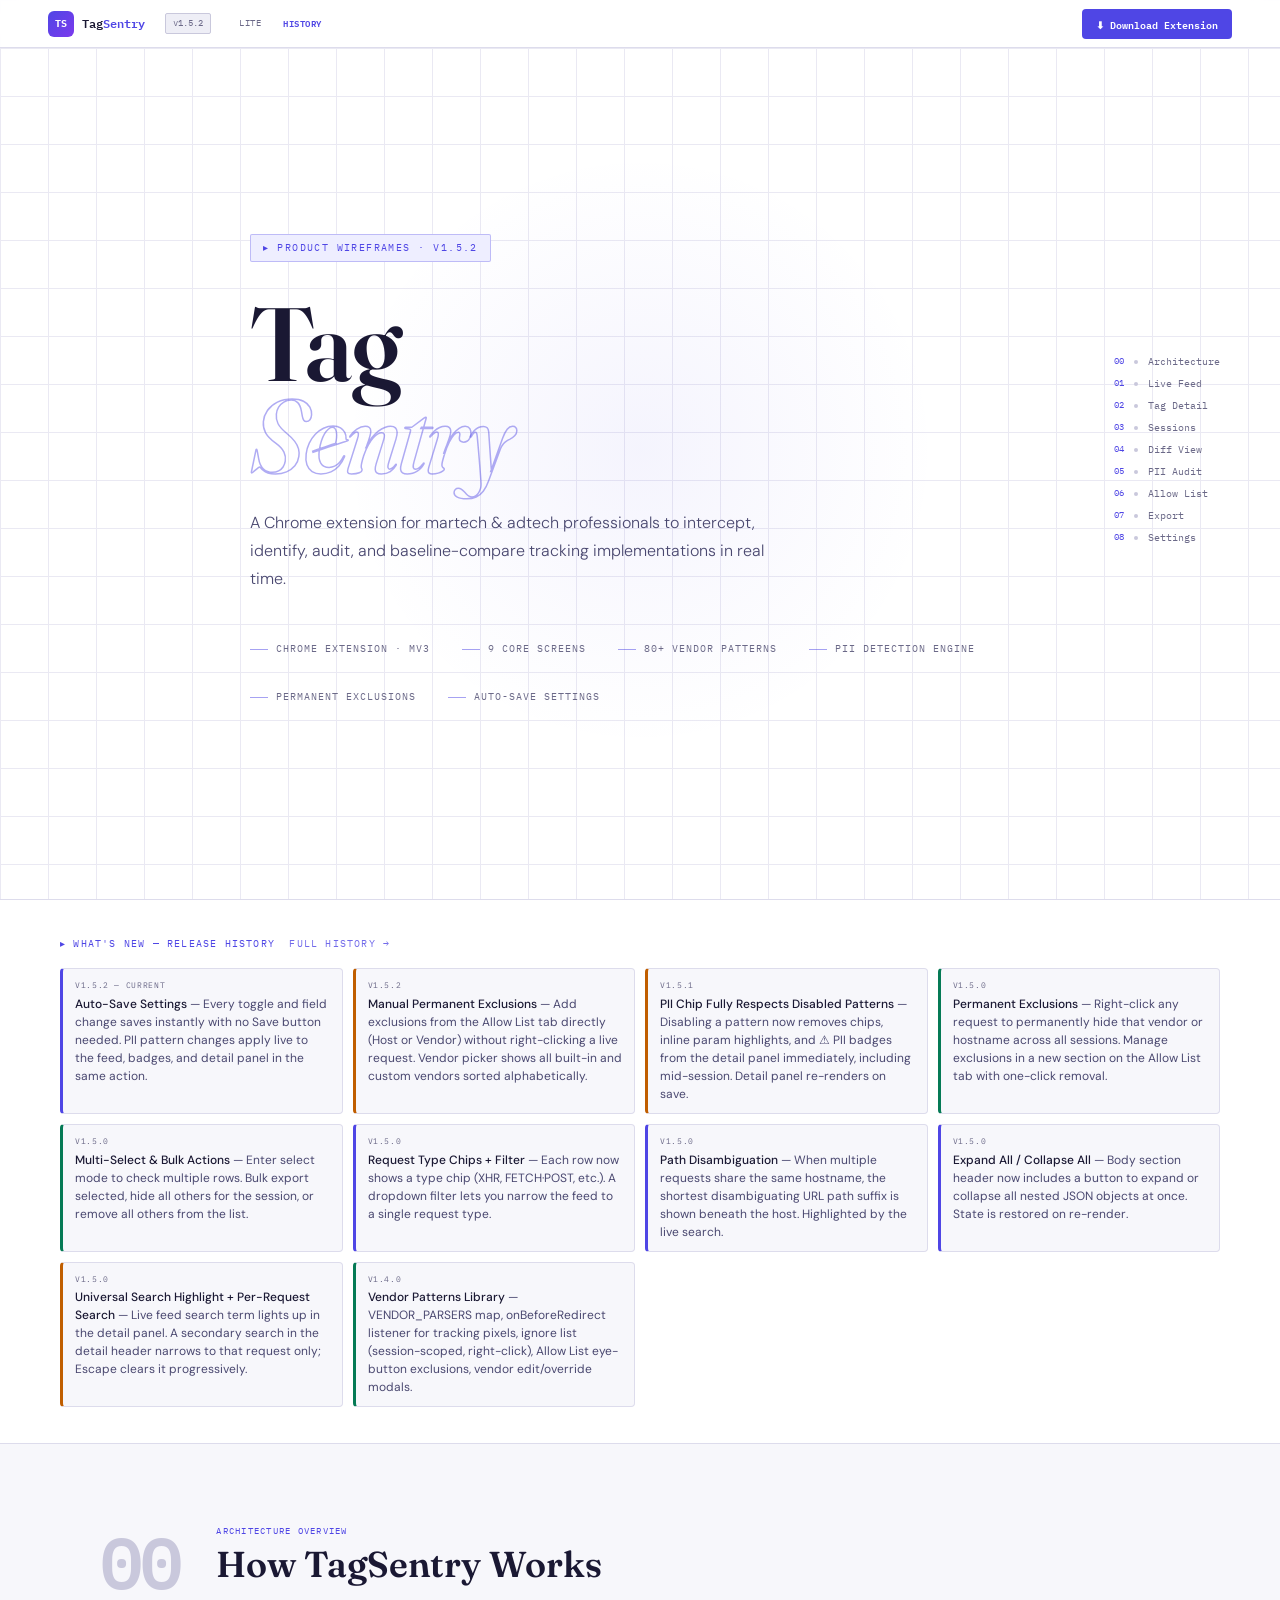
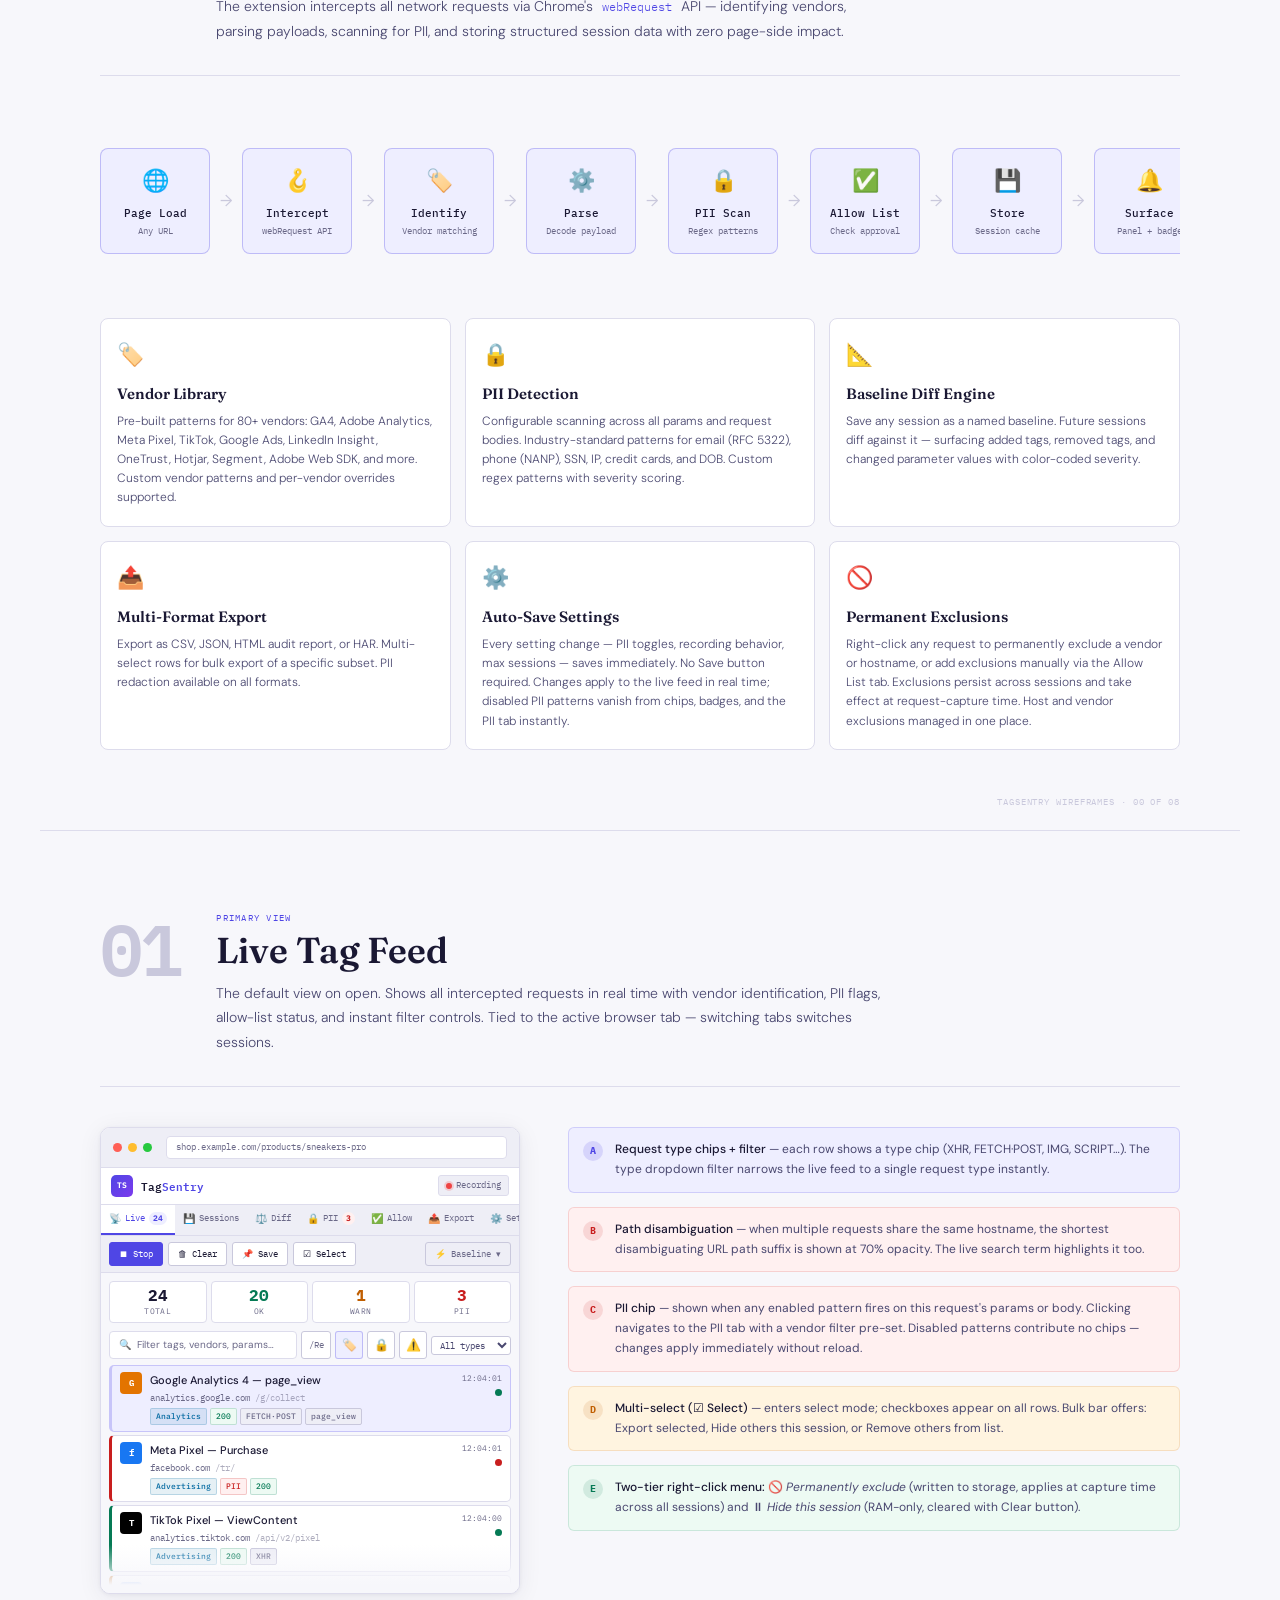
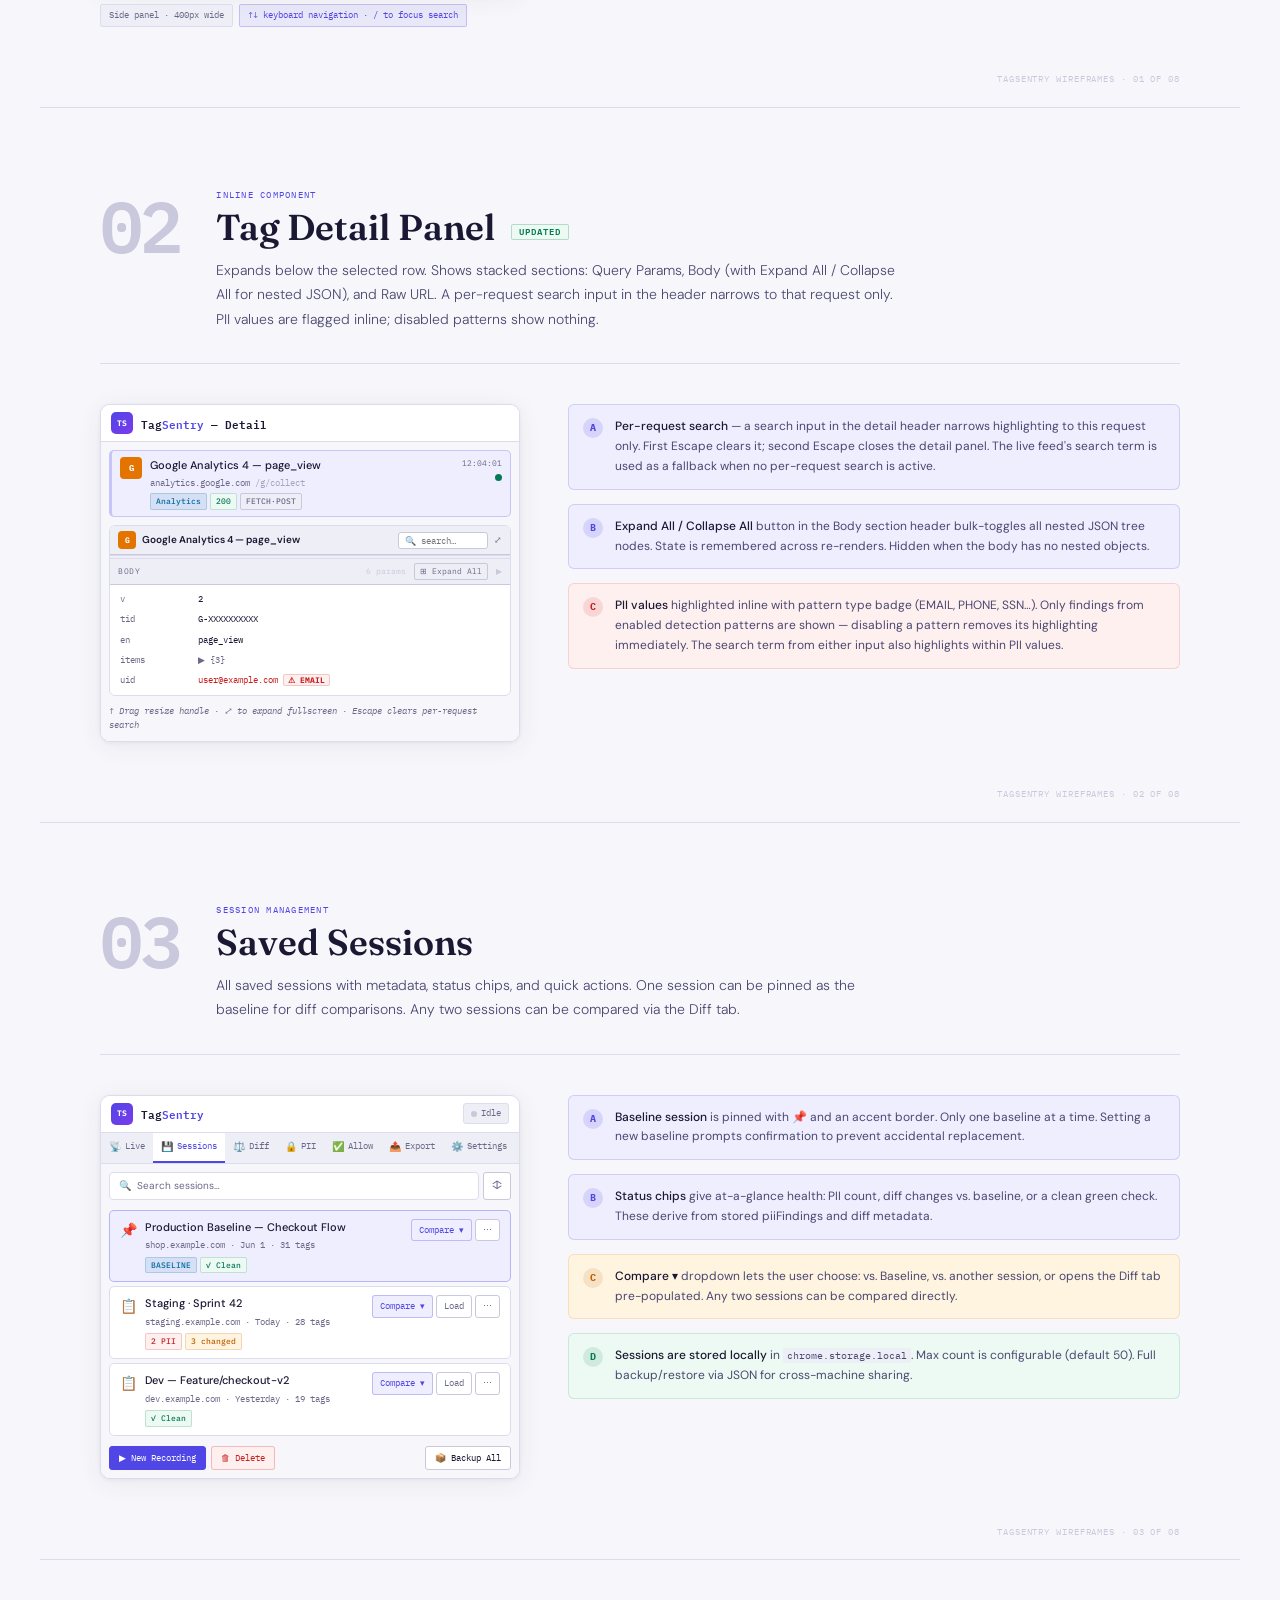
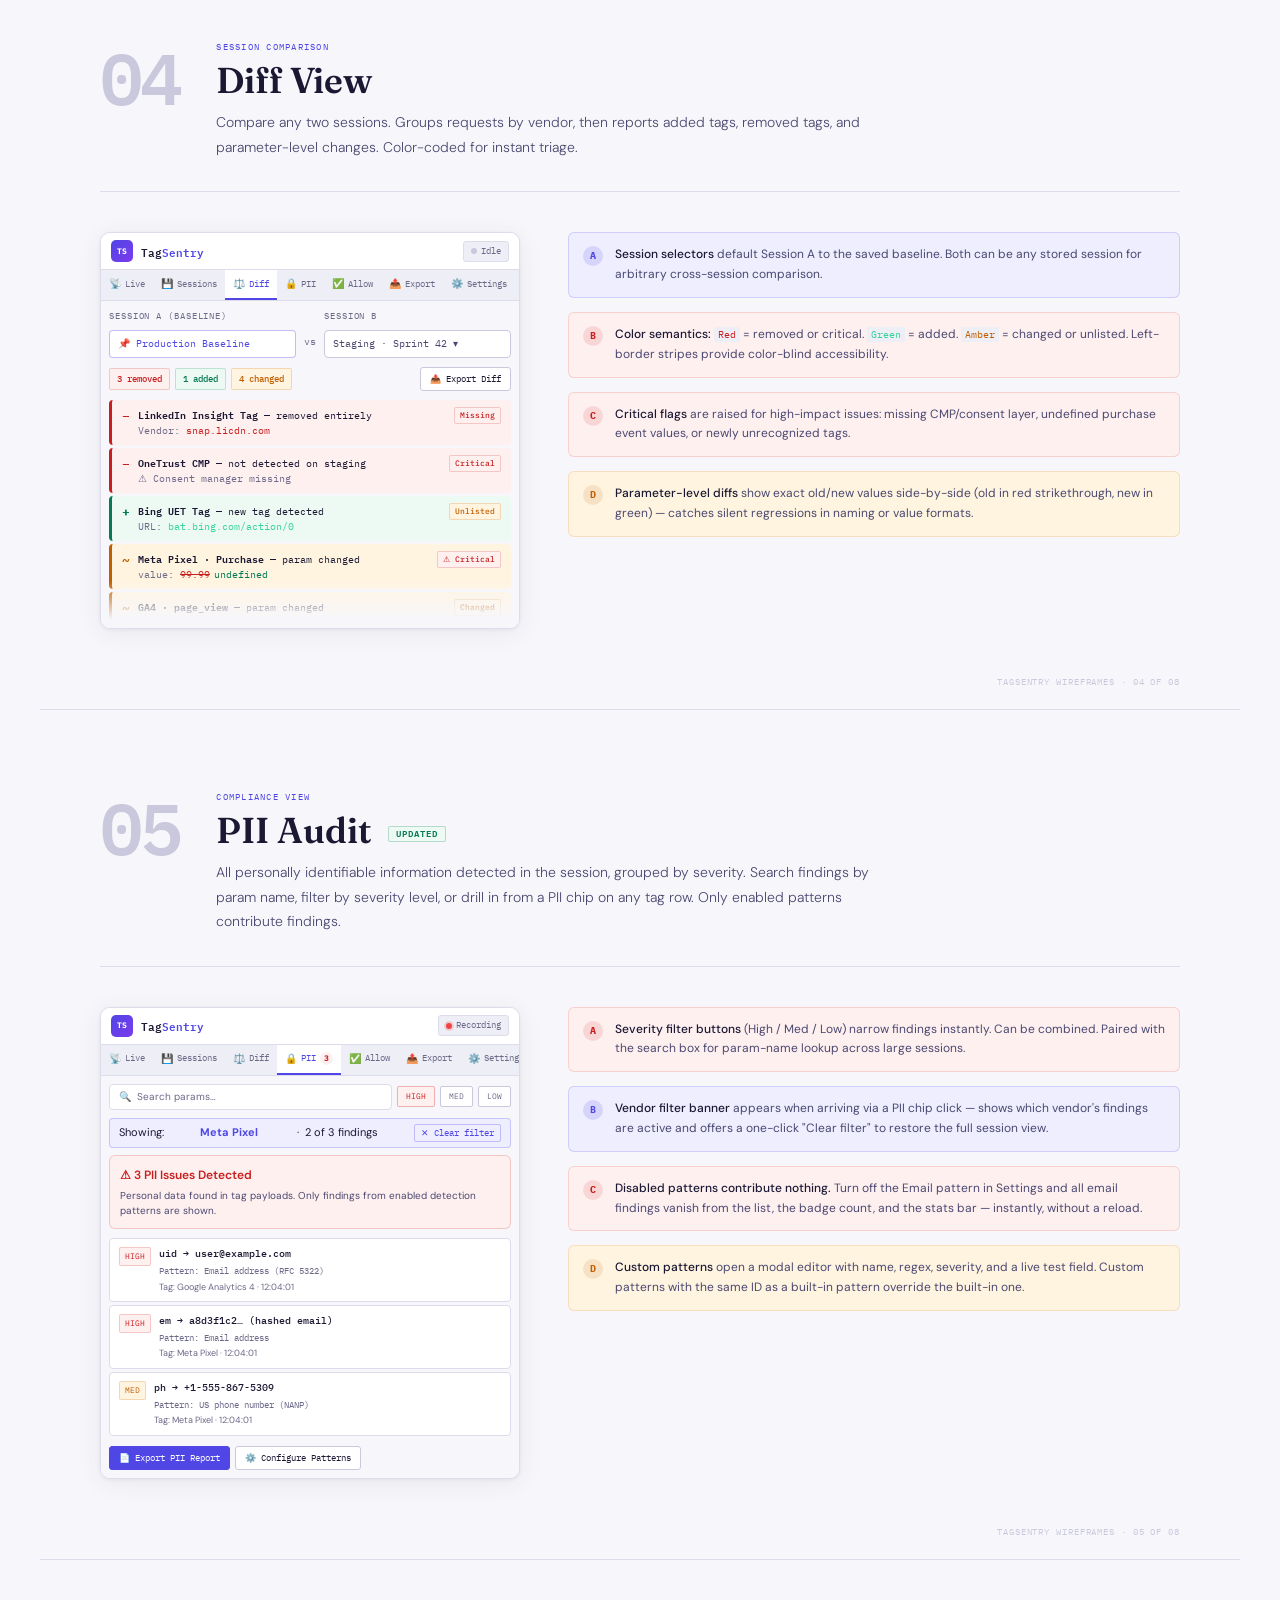
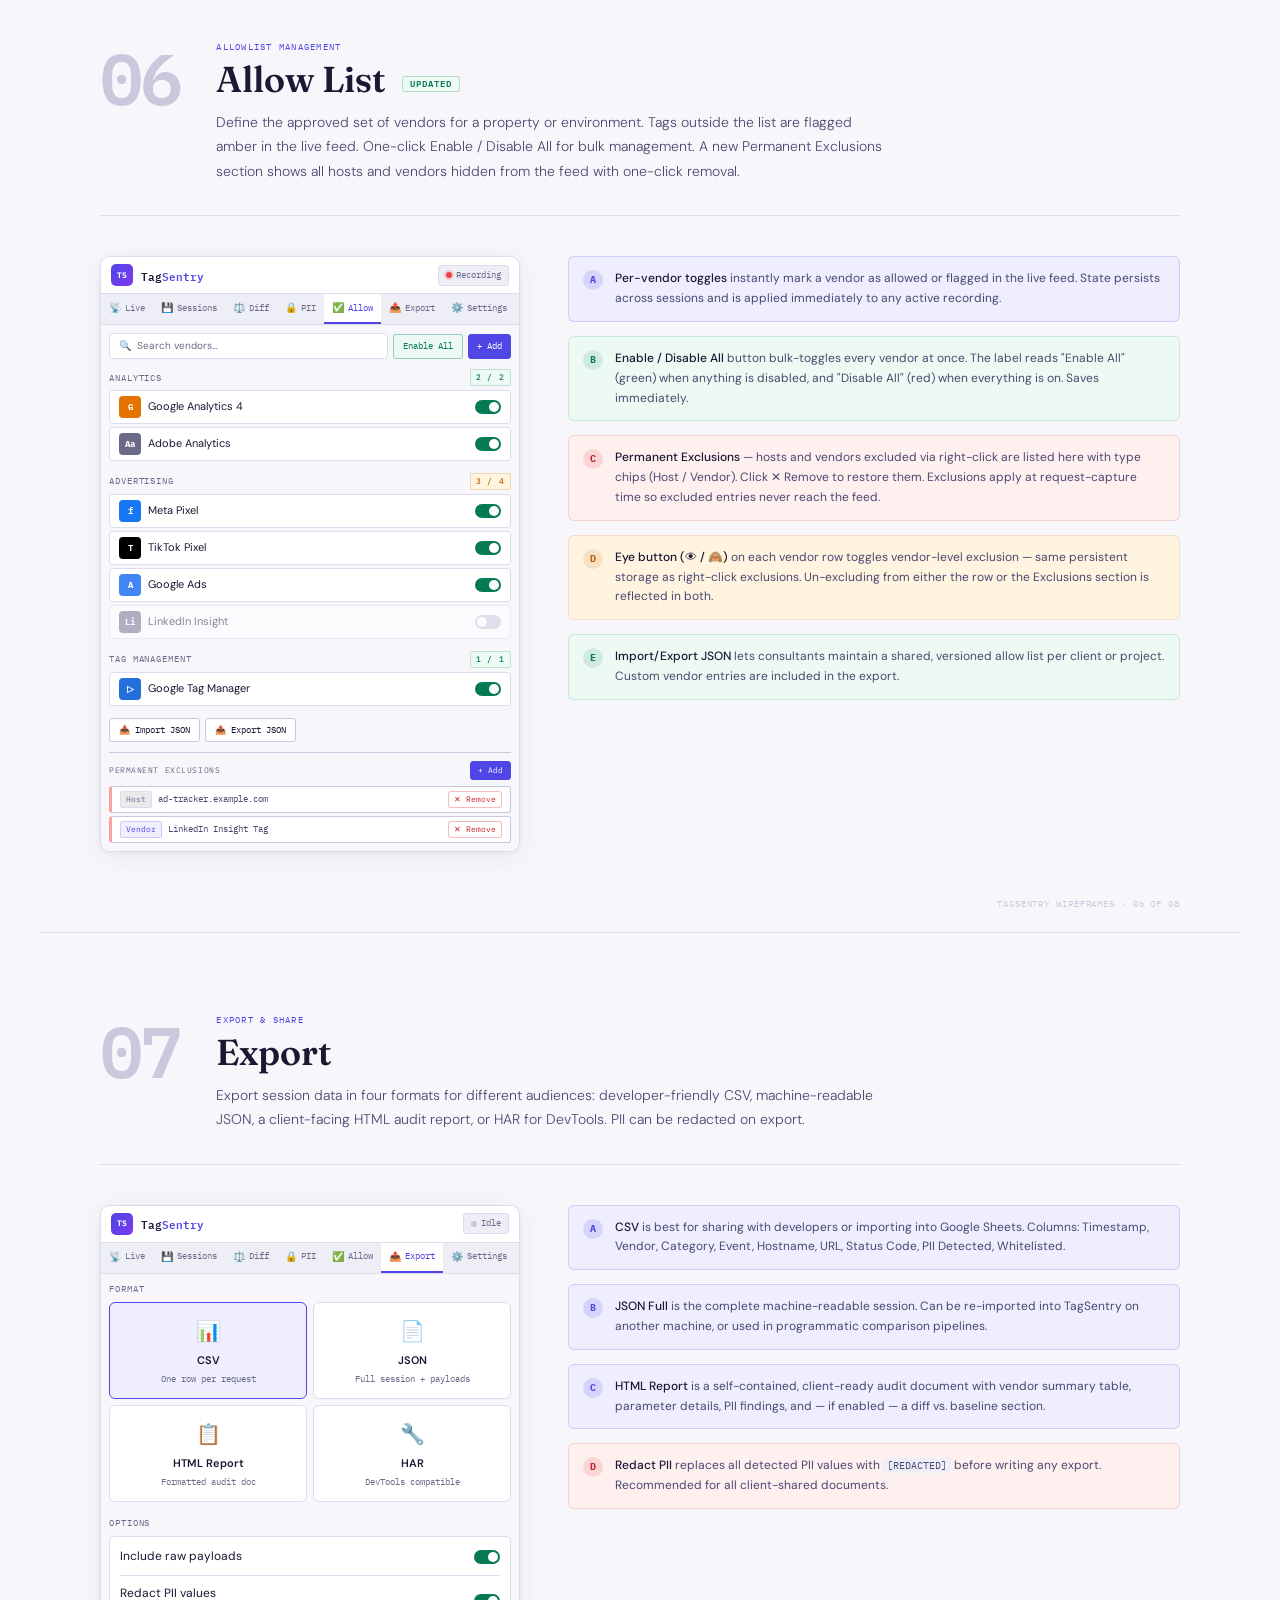
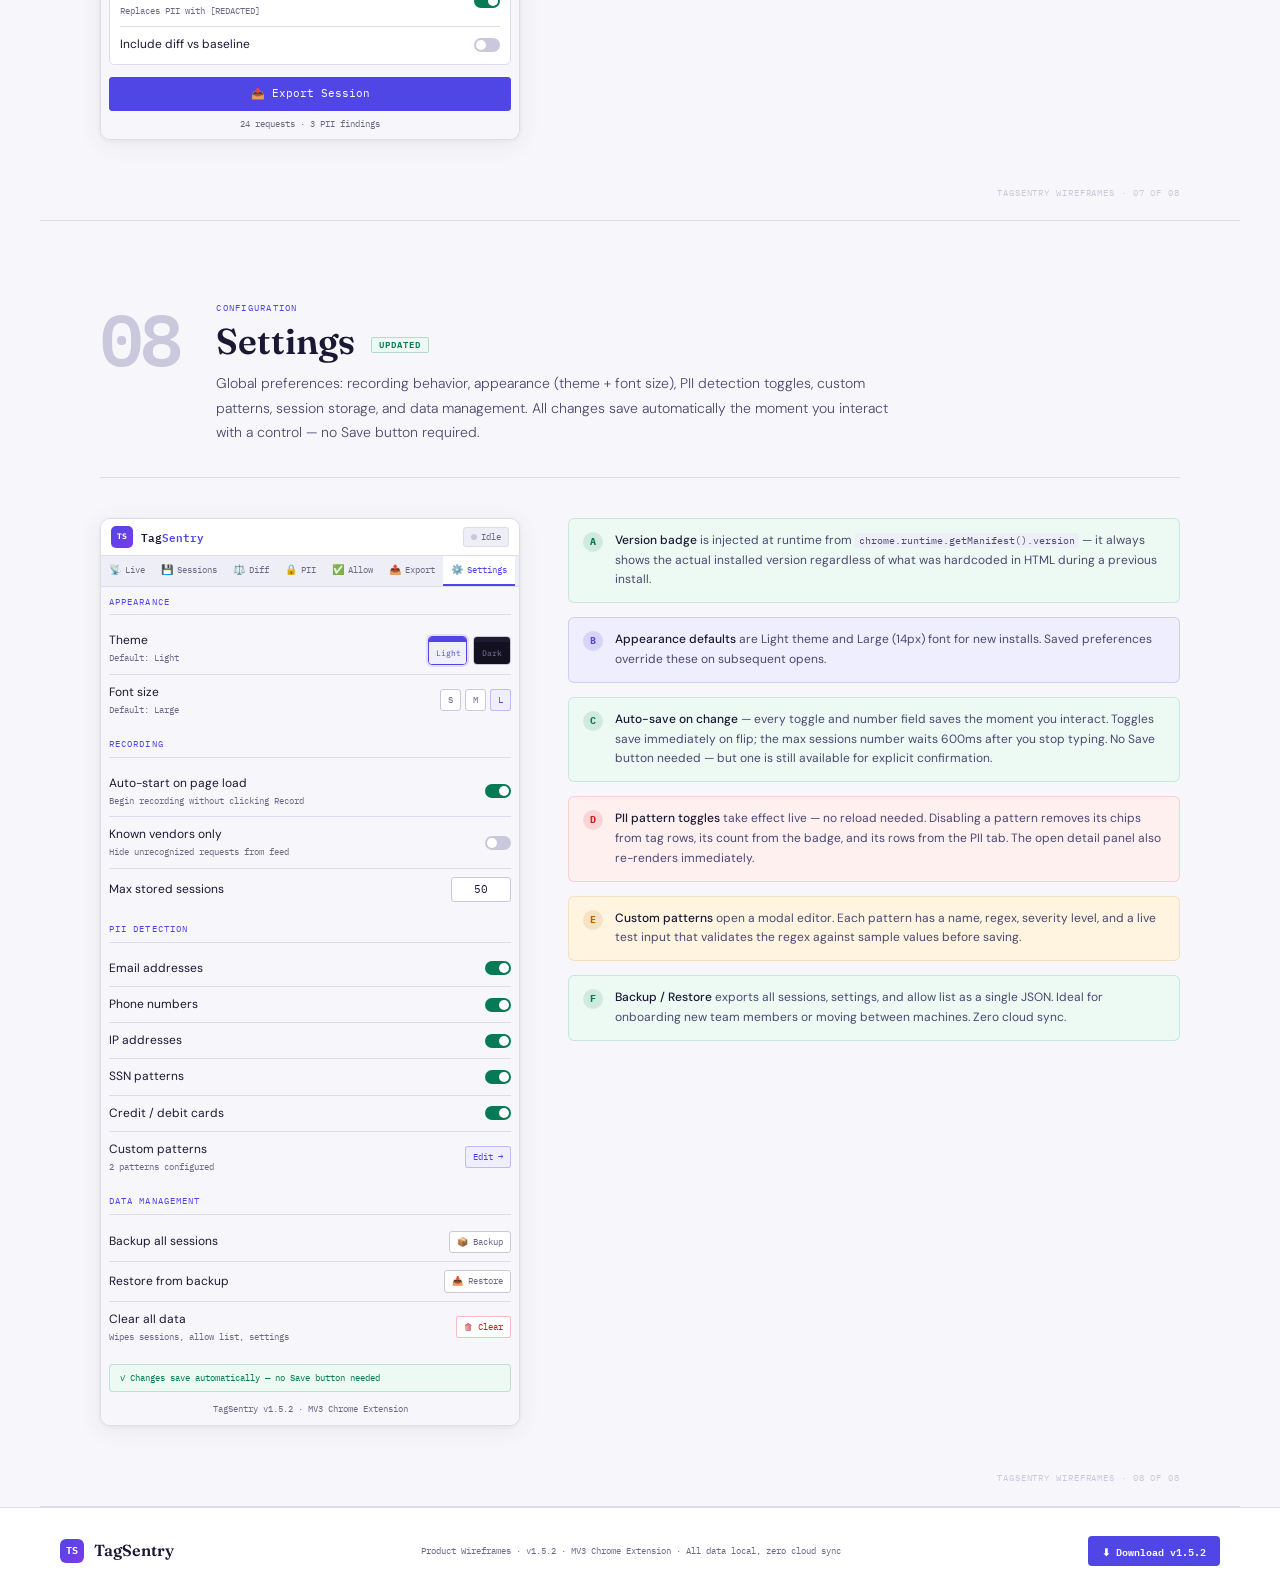
<file: index.html>
<!DOCTYPE html>
<html lang="en">
<head>
<meta charset="UTF-8">
<meta name="viewport" content="width=device-width, initial-scale=1.0">
<title>TagSentry — Product Wireframes v1.5.2</title>
<link rel="stylesheet" href="wireframe.css">
</head>
<body>

<!-- ══════════════════════════════════
     STICKY NAV
══════════════════════════════════════ -->
<header class="top-bar">
  <a class="bar-brand" href="#cover">
    <div class="bar-logo">TS</div>
    <span class="bar-name">Tag<span>Sentry</span></span>
  </a>
  <span class="bar-version js-version">v1.5.0</span>
  <nav class="bar-spacer bar-nav" style="display:flex">
    <!-- <a href="#arch">Architecture</a>
    <a href="#live">Live</a>
    <a href="#detail">Detail</a>
    <a href="#sessions">Sessions</a>
    <a href="#diff">Diff</a>
    <a href="#pii">PII</a>
    <a href="#allowlist">Allow List</a>
    <a href="#export">Export</a>
    <a href="#settings">Settings</a> -->
    <a href="/lite">Lite</a>
    <a href="history.html" style="color:var(--accent);font-weight:600">History</a>
  </nav>
  <button class="bar-dl js-download">⬇ Download Extension</button>
</header>


<!-- ══════════════════════════════════
     COVER
══════════════════════════════════════ -->
<section class="cover" id="cover">
  <div class="cover-grid"></div>
  <div class="cover-glow"></div>
  <div class="cover-inner">
    <div class="cover-eyebrow">Product Wireframes · <span class="js-version">v1.5.0</span></div>
    <h1 class="cover-title">Tag<br><em>Sentry</em></h1>
    <p class="cover-desc">A Chrome extension for martech &amp; adtech professionals to intercept, identify, audit, and baseline-compare tracking implementations in real time.</p>
    <div class="cover-meta">
      <div class="cover-meta-item">Chrome Extension · MV3</div>
      <div class="cover-meta-item">9 Core Screens</div>
      <div class="cover-meta-item">80+ Vendor Patterns</div>
      <div class="cover-meta-item">PII Detection Engine</div>
      <div class="cover-meta-item">Permanent Exclusions</div>
      <div class="cover-meta-item">Auto-Save Settings</div>
    </div>
  </div>
  <nav class="cover-index">
    <a class="index-item" href="#arch"><span class="index-num">00</span><span class="index-dot"></span>Architecture</a>
    <a class="index-item" href="#live"><span class="index-num">01</span><span class="index-dot"></span>Live Feed</a>
    <a class="index-item" href="#detail"><span class="index-num">02</span><span class="index-dot"></span>Tag Detail</a>
    <a class="index-item" href="#sessions"><span class="index-num">03</span><span class="index-dot"></span>Sessions</a>
    <a class="index-item" href="#diff"><span class="index-num">04</span><span class="index-dot"></span>Diff View</a>
    <a class="index-item" href="#pii"><span class="index-num">05</span><span class="index-dot"></span>PII Audit</a>
    <a class="index-item" href="#allowlist"><span class="index-num">06</span><span class="index-dot"></span>Allow List</a>
    <a class="index-item" href="#export"><span class="index-num">07</span><span class="index-dot"></span>Export</a>
    <a class="index-item" href="#settings"><span class="index-num">08</span><span class="index-dot"></span>Settings</a>
  </nav>
</section>


<!-- ══════════════════════════════════
     CHANGELOG STRIP
══════════════════════════════════════ -->
<section class="changelog">
  <div class="changelog-title">▸ What's New — Release History &nbsp;<a href="history.html" style="font-size:10px;color:var(--accent);font-family:var(--mono);text-decoration:none;opacity:0.8">Full history →</a></div>
  <div class="changelog-grid">
    <div class="cl-item imp"><div class="cl-ver">v1.5.2 — Current</div><div class="cl-text"><strong>Auto-Save Settings</strong> — Every toggle and field change saves instantly with no Save button needed. PII pattern changes apply live to the feed, badges, and detail panel in the same action.</div></div>
    <div class="cl-item fix"><div class="cl-ver">v1.5.2</div><div class="cl-text"><strong>Manual Permanent Exclusions</strong> — Add exclusions from the Allow List tab directly (Host or Vendor) without right-clicking a live request. Vendor picker shows all built-in and custom vendors sorted alphabetically.</div></div>
    <div class="cl-item fix"><div class="cl-ver">v1.5.1</div><div class="cl-text"><strong>PII Chip Fully Respects Disabled Patterns</strong> — Disabling a pattern now removes chips, inline param highlights, and ⚠ PII badges from the detail panel immediately, including mid-session. Detail panel re-renders on save.</div></div>
    <div class="cl-item new"><div class="cl-ver">v1.5.0</div><div class="cl-text"><strong>Permanent Exclusions</strong> — Right-click any request to permanently hide that vendor or hostname across all sessions. Manage exclusions in a new section on the Allow List tab with one-click removal.</div></div>
    <div class="cl-item new"><div class="cl-ver">v1.5.0</div><div class="cl-text"><strong>Multi-Select &amp; Bulk Actions</strong> — Enter select mode to check multiple rows. Bulk export selected, hide all others for the session, or remove all others from the list.</div></div>
    <div class="cl-item imp"><div class="cl-ver">v1.5.0</div><div class="cl-text"><strong>Request Type Chips + Filter</strong> — Each row now shows a type chip (XHR, FETCH·POST, etc.). A dropdown filter lets you narrow the feed to a single request type.</div></div>
    <div class="cl-item imp"><div class="cl-ver">v1.5.0</div><div class="cl-text"><strong>Path Disambiguation</strong> — When multiple requests share the same hostname, the shortest disambiguating URL path suffix is shown beneath the host. Highlighted by the live search.</div></div>
    <div class="cl-item imp"><div class="cl-ver">v1.5.0</div><div class="cl-text"><strong>Expand All / Collapse All</strong> — Body section header now includes a button to expand or collapse all nested JSON objects at once. State is restored on re-render.</div></div>
    <div class="cl-item fix"><div class="cl-ver">v1.5.0</div><div class="cl-text"><strong>Universal Search Highlight + Per-Request Search</strong> — Live feed search term lights up in the detail panel. A secondary search in the detail header narrows to that request only; Escape clears it progressively.</div></div>
    <div class="cl-item new"><div class="cl-ver">v1.4.0</div><div class="cl-text"><strong>Vendor Patterns Library</strong> — VENDOR_PARSERS map, onBeforeRedirect listener for tracking pixels, ignore list (session-scoped, right-click), Allow List eye-button exclusions, vendor edit/override modals.</div></div>
  </div>
</section>


<!-- ══════════════════════════════════
     00 — ARCHITECTURE
══════════════════════════════════════ -->
<div class="page" id="arch">
  <div class="page-header">
    <div class="page-num-large">00</div>
    <div class="page-meta">
      <div class="page-tag">Architecture Overview</div>
      <h2 class="page-title">How TagSentry Works</h2>
      <p class="page-desc">The extension intercepts all network requests via Chrome's <code style="font-family:var(--mono);font-size:12px;background:var(--bg2);padding:1px 5px;border-radius:2px;color:var(--accent)">webRequest</code> API — identifying vendors, parsing payloads, scanning for PII, and storing structured session data with zero page-side impact.</p>
    </div>
  </div>
  <div class="section-rule"></div>

  <div class="flow">
    <div class="flow-node hi"><div class="flow-icon">🌐</div><div class="flow-name">Page Load</div><div class="flow-sub">Any URL</div></div>
    <div class="flow-arr">→</div>
    <div class="flow-node hi"><div class="flow-icon">🪝</div><div class="flow-name">Intercept</div><div class="flow-sub">webRequest API</div></div>
    <div class="flow-arr">→</div>
    <div class="flow-node hi"><div class="flow-icon">🏷️</div><div class="flow-name">Identify</div><div class="flow-sub">Vendor matching</div></div>
    <div class="flow-arr">→</div>
    <div class="flow-node hi"><div class="flow-icon">⚙️</div><div class="flow-name">Parse</div><div class="flow-sub">Decode payload</div></div>
    <div class="flow-arr">→</div>
    <div class="flow-node hi"><div class="flow-icon">🔒</div><div class="flow-name">PII Scan</div><div class="flow-sub">Regex patterns</div></div>
    <div class="flow-arr">→</div>
    <div class="flow-node hi"><div class="flow-icon">✅</div><div class="flow-name">Allow List</div><div class="flow-sub">Check approval</div></div>
    <div class="flow-arr">→</div>
    <div class="flow-node hi"><div class="flow-icon">💾</div><div class="flow-name">Store</div><div class="flow-sub">Session cache</div></div>
    <div class="flow-arr">→</div>
    <div class="flow-node hi"><div class="flow-icon">🔔</div><div class="flow-name">Surface</div><div class="flow-sub">Panel + badge</div></div>
  </div>

  <div class="feat-grid">
    <div class="feat-card"><div class="feat-icon">🏷️</div><div class="feat-title">Vendor Library</div><div class="feat-body">Pre-built patterns for 80+ vendors: GA4, Adobe Analytics, Meta Pixel, TikTok, Google Ads, LinkedIn Insight, OneTrust, Hotjar, Segment, Adobe Web SDK, and more. Custom vendor patterns and per-vendor overrides supported.</div></div>
    <div class="feat-card"><div class="feat-icon">🔒</div><div class="feat-title">PII Detection</div><div class="feat-body">Configurable scanning across all params and request bodies. Industry-standard patterns for email (RFC 5322), phone (NANP), SSN, IP, credit cards, and DOB. Custom regex patterns with severity scoring.</div></div>
    <div class="feat-card"><div class="feat-icon">📐</div><div class="feat-title">Baseline Diff Engine</div><div class="feat-body">Save any session as a named baseline. Future sessions diff against it — surfacing added tags, removed tags, and changed parameter values with color-coded severity.</div></div>
    <div class="feat-card"><div class="feat-icon">📤</div><div class="feat-title">Multi-Format Export</div><div class="feat-body">Export as CSV, JSON, HTML audit report, or HAR. Multi-select rows for bulk export of a specific subset. PII redaction available on all formats.</div></div>
    <div class="feat-card"><div class="feat-icon">⚙️</div><div class="feat-title">Auto-Save Settings</div><div class="feat-body">Every setting change — PII toggles, recording behavior, max sessions — saves immediately. No Save button required. Changes apply to the live feed in real time; disabled PII patterns vanish from chips, badges, and the PII tab instantly.</div></div>
    <div class="feat-card"><div class="feat-icon">🚫</div><div class="feat-title">Permanent Exclusions</div><div class="feat-body">Right-click any request to permanently exclude a vendor or hostname, or add exclusions manually via the Allow List tab. Exclusions persist across sessions and take effect at request-capture time. Host and vendor exclusions managed in one place.</div></div>
  </div>
  <div class="page-stamp">TagSentry Wireframes · 00 of 08</div>
</div>


<!-- ══════════════════════════════════
     01 — LIVE FEED
══════════════════════════════════════ -->
<div class="page" id="live">
  <div class="page-header">
    <div class="page-num-large">01</div>
    <div class="page-meta">
      <div class="page-tag">Primary View</div>
      <h2 class="page-title">Live Tag Feed</h2>
      <p class="page-desc">The default view on open. Shows all intercepted requests in real time with vendor identification, PII flags, allow-list status, and instant filter controls. Tied to the active browser tab — switching tabs switches sessions.</p>
    </div>
  </div>
  <div class="section-rule"></div>

  <div class="two-col">
    <div>
      <div class="ext-frame w420">
        <div class="browser-bar">
          <div class="browser-dot bd-red"></div>
          <div class="browser-dot bd-amber"></div>
          <div class="browser-dot bd-green"></div>
          <div class="browser-url">shop.example.com/products/sneakers-pro</div>
        </div>
        <div class="popup-bar">
          <div class="popup-logo">TS</div>
          <div class="popup-name">Tag<span>Sentry</span></div>
          <div class="recording-badge"><div class="rec-dot live"></div>Recording</div>
        </div>
        <div class="tab-rail">
          <div class="t-tab on"><div class="t-tab-icon">📡</div>Live<div class="t-badge">24</div></div>
          <div class="t-tab"><div class="t-tab-icon">💾</div>Sessions</div>
          <div class="t-tab"><div class="t-tab-icon">⚖️</div>Diff</div>
          <div class="t-tab"><div class="t-tab-icon">🔒</div>PII<div class="t-badge red">3</div></div>
          <div class="t-tab"><div class="t-tab-icon">✅</div>Allow</div>
          <div class="t-tab"><div class="t-tab-icon">📤</div>Export</div>
          <div class="t-tab"><div class="t-tab-icon">⚙️</div>Settings</div>
        </div>
        <div class="toolbar">
          <div class="tb-btn primary">⏹ Stop</div>
          <div class="tb-btn">🗑 Clear</div>
          <div class="tb-btn">📌 Save</div>
          <div class="tb-btn" style="font-size:9px">☑ Select</div>
          <div class="tb-spacer"></div>
          <div class="tb-btn ghost">⚡ Baseline ▾</div>
        </div>
        <div class="popup-body">
          <div class="stats-row">
            <div class="stat"><div class="stat-n a">24</div><div class="stat-l">Total</div></div>
            <div class="stat"><div class="stat-n g">20</div><div class="stat-l">OK</div></div>
            <div class="stat"><div class="stat-n am">1</div><div class="stat-l">Warn</div></div>
            <div class="stat"><div class="stat-n r">3</div><div class="stat-l">PII</div></div>
          </div>
          <div class="search-row">
            <div class="search-box">🔍 &nbsp;Filter tags, vendors, params…</div>
            <div class="ic-btn" style="font-size:9px;width:30px;color:var(--fog);font-family:var(--mono)">/Re</div>
            <div class="ic-btn on">🏷️</div>
            <div class="ic-btn">🔒</div>
            <div class="ic-btn">⚠️</div>
            <select style="font-size:9px;background:var(--bg);color:var(--mist);border:1px solid var(--rule2);border-radius:3px;padding:2px 4px;font-family:var(--mono)"><option>All types</option><option>XHR</option><option>FETCH·POST</option></select>
          </div>
          <div class="tag-list scroll-clip">
            <div class="tag-row ok sel">
              <div class="vi vi-g">G</div>
              <div class="tag-info">
                <div class="tag-name">Google Analytics 4 — page_view</div>
                <div class="tag-host">analytics.google.com <span style="opacity:0.55;font-size:9px">/g/collect</span></div>
                <div class="tag-chips"><span class="chip c-blue">Analytics</span><span class="chip c-green">200</span><span class="chip c-grey" style="font-size:8px">FETCH·POST</span><span class="chip c-grey">page_view</span></div>
              </div>
              <div class="tag-aside"><div class="tag-time">12:04:01</div><div class="dot d-g"></div></div>
            </div>
            <div class="tag-row bad">
              <div class="vi vi-fb">f</div>
              <div class="tag-info">
                <div class="tag-name">Meta Pixel — Purchase</div>
                <div class="tag-host">facebook.com <span style="opacity:0.55;font-size:9px">/tr/</span></div>
                <div class="tag-chips"><span class="chip c-blue">Advertising</span><span class="chip c-red" style="cursor:pointer" title="Click to view findings in PII tab">PII</span><span class="chip c-green">200</span></div>
              </div>
              <div class="tag-aside"><div class="tag-time">12:04:01</div><div class="dot d-r"></div></div>
            </div>
            <div class="tag-row ok">
              <div class="vi vi-tt">T</div>
              <div class="tag-info">
                <div class="tag-name">TikTok Pixel — ViewContent</div>
                <div class="tag-host">analytics.tiktok.com <span style="opacity:0.55;font-size:9px">/api/v2/pixel</span></div>
                <div class="tag-chips"><span class="chip c-blue">Advertising</span><span class="chip c-green">200</span><span class="chip c-grey" style="font-size:8px">XHR</span></div>
              </div>
              <div class="tag-aside"><div class="tag-time">12:04:00</div><div class="dot d-g"></div></div>
            </div>
            <div class="tag-row warn">
              <div class="vi vi-ga">A</div>
              <div class="tag-info">
                <div class="tag-name">Google Ads — Conversion</div>
                <div class="tag-host">googleadservices.com <span style="opacity:0.55;font-size:9px">/pagead/conversion</span></div>
                <div class="tag-chips"><span class="chip c-blue">Advertising</span><span class="chip c-amber">Unlisted</span><span class="chip c-grey" style="font-size:8px">IMG</span></div>
              </div>
              <div class="tag-aside"><div class="tag-time">12:04:00</div><div class="dot d-am"></div></div>
            </div>
            <div class="tag-row ok">
              <div class="vi vi-gt">▷</div>
              <div class="tag-info">
                <div class="tag-name">Google Tag Manager</div>
                <div class="tag-host">googletagmanager.com</div>
                <div class="tag-chips"><span class="chip c-teal">Tag Mgmt</span><span class="chip c-green">200</span><span class="chip c-grey" style="font-size:8px">SCRIPT</span></div>
              </div>
              <div class="tag-aside"><div class="tag-time">12:03:58</div><div class="dot d-g"></div></div>
            </div>
          </div>
        </div>
      </div>
      <div style="margin-top:10px;display:flex;gap:6px;flex-wrap:wrap">
        <span style="font-family:var(--mono);font-size:9px;color:var(--fog);background:var(--bg3);border:1px solid var(--rule);padding:3px 8px;border-radius:2px">Side panel · 400px wide</span>
        <span style="font-family:var(--mono);font-size:9px;color:var(--accent);background:rgba(79,70,229,0.08);border:1px solid rgba(79,70,229,0.25);padding:3px 8px;border-radius:2px">↑↓ keyboard navigation · / to focus search</span>
      </div>
    </div>
    <div class="annotation-col">
      <div class="ann accent"><div class="ann-num">A</div><div class="ann-body"><strong>Request type chips + filter</strong> — each row shows a type chip (XHR, FETCH·POST, IMG, SCRIPT…). The type dropdown filter narrows the live feed to a single request type instantly.</div></div>
      <div class="ann rose"><div class="ann-num">B</div><div class="ann-body"><strong>Path disambiguation</strong> — when multiple requests share the same hostname, the shortest disambiguating URL path suffix is shown at 70% opacity. The live search term highlights it too.</div></div>
      <div class="ann rose"><div class="ann-num">C</div><div class="ann-body"><strong>PII chip</strong> — shown when any enabled pattern fires on this request's params or body. Clicking navigates to the PII tab with a vendor filter pre-set. Disabled patterns contribute no chips — changes apply immediately without reload.</div></div>
      <div class="ann amber"><div class="ann-num">D</div><div class="ann-body"><strong>Multi-select (☑ Select)</strong> — enters select mode; checkboxes appear on all rows. Bulk bar offers: Export selected, Hide others this session, or Remove others from list.</div></div>
      <div class="ann jade"><div class="ann-num">E</div><div class="ann-body"><strong>Two-tier right-click menu:</strong> 🚫 <em>Permanently exclude</em> (written to storage, applies at capture time across all sessions) and ⏸ <em>Hide this session</em> (RAM-only, cleared with Clear button).</div></div>
    </div>
  </div>
  <div class="page-stamp">TagSentry Wireframes · 01 of 08</div>
</div>


<!-- ══════════════════════════════════
     02 — TAG DETAIL
══════════════════════════════════════ -->
<div class="page" id="detail">
  <div class="page-header">
    <div class="page-num-large">02</div>
    <div class="page-meta">
      <div class="page-tag">Inline Component</div>
      <h2 class="page-title">Tag Detail Panel <span class="new-badge">Updated</span></h2>
      <p class="page-desc">Expands below the selected row. Shows stacked sections: Query Params, Body (with Expand All / Collapse All for nested JSON), and Raw URL. A per-request search input in the header narrows to that request only. PII values are flagged inline; disabled patterns show nothing.</p>
    </div>
  </div>
  <div class="section-rule"></div>

  <div class="two-col">
    <div class="ext-frame w420">
      <div class="popup-bar">
        <div class="popup-logo">TS</div>
        <div class="popup-name">Tag<span>Sentry</span> — Detail</div>
      </div>
      <div class="popup-body">
        <div class="tag-row ok sel" style="margin-bottom:8px">
          <div class="vi vi-g">G</div>
          <div class="tag-info">
            <div class="tag-name">Google Analytics 4 — page_view</div>
            <div class="tag-host">analytics.google.com <span style="opacity:0.55;font-size:9px">/g/collect</span></div>
            <div class="tag-chips"><span class="chip c-blue">Analytics</span><span class="chip c-green">200</span><span class="chip c-grey" style="font-size:8px">FETCH·POST</span></div>
          </div>
          <div class="tag-aside"><div class="tag-time">12:04:01</div><div class="dot d-g"></div></div>
        </div>
        <div class="detail-panel">
          <div class="detail-head" style="display:flex;align-items:center;gap:6px;padding:5px 8px;background:var(--bg3);border-bottom:1px solid var(--rule2)">
            <div class="vi vi-g" style="flex-shrink:0;width:18px;height:18px;font-size:8px">G</div>
            <div style="font-size:10px;font-weight:600;flex:1;overflow:hidden;text-overflow:ellipsis;white-space:nowrap">Google Analytics 4 — page_view</div>
            <!-- Per-request search — NEW in v1.5 -->
            <input style="width:90px;background:var(--bg);border:1px solid var(--rule2);border-radius:3px;padding:2px 6px;font-family:var(--mono);font-size:9px;color:var(--mist)" placeholder="🔍 search…">
            <div style="font-family:var(--mono);font-size:9px;color:var(--fog)">⤢</div>
          </div>
          <div class="resize-hint"></div>
          <!-- Body section with Expand All button — NEW in v1.5 -->
          <div style="display:flex;align-items:center;padding:4px 8px;background:var(--bg3);border-bottom:1px solid var(--rule2)">
            <span style="font-family:var(--mono);font-size:8px;text-transform:uppercase;letter-spacing:0.07em;color:var(--fog);flex:1">Body</span>
            <span style="font-family:var(--mono);font-size:8px;color:var(--rule2);margin-right:8px">6 params</span>
            <span style="font-family:var(--mono);font-size:8px;border:1px solid var(--rule2);border-radius:2px;padding:1px 5px;color:var(--fog);cursor:pointer">⊞ Expand All</span>
            <span style="font-size:8px;color:var(--rule2);margin-left:8px">▶</span>
          </div>
          <div class="kv-table">
            <div class="kv-row"><div class="kv-k">v</div><div class="kv-v">2</div></div>
            <div class="kv-row"><div class="kv-k">tid</div><div class="kv-v">G-XXXXXXXXXX</div></div>
            <div class="kv-row"><div class="kv-k">en</div><div class="kv-v">page_view</div></div>
            <div class="kv-row" style="align-items:flex-start">
              <div class="kv-k">items</div>
              <div class="kv-v" style="font-family:var(--mono)">
                <span style="color:var(--fog);font-size:9px">▶ {3}</span>
              </div>
            </div>
            <div class="kv-row">
              <div class="kv-k">uid</div>
              <div class="kv-v pii">user@example.com<span class="pii-tag">⚠ EMAIL</span></div>
            </div>
          </div>
        </div>
        <div style="margin-top:8px;font-family:var(--mono);font-size:9px;color:var(--fog);font-style:italic">↑ Drag resize handle · ⤢ to expand fullscreen · Escape clears per-request search</div>
      </div>
    </div>
    <div class="annotation-col">
      <div class="ann accent"><div class="ann-num">A</div><div class="ann-body"><strong>Per-request search</strong> — a search input in the detail header narrows highlighting to this request only. First Escape clears it; second Escape closes the detail panel. The live feed's search term is used as a fallback when no per-request search is active.</div></div>
      <div class="ann accent"><div class="ann-num">B</div><div class="ann-body"><strong>Expand All / Collapse All</strong> button in the Body section header bulk-toggles all nested JSON tree nodes. State is remembered across re-renders. Hidden when the body has no nested objects.</div></div>
      <div class="ann rose"><div class="ann-num">C</div><div class="ann-body"><strong>PII values</strong> highlighted inline with pattern type badge (EMAIL, PHONE, SSN…). Only findings from enabled detection patterns are shown — disabling a pattern removes its highlighting immediately. The search term from either input also highlights within PII values.</div></div>
    </div>
  </div>
  <div class="page-stamp">TagSentry Wireframes · 02 of 08</div>
</div>


<!-- ══════════════════════════════════
     03 — SESSIONS
══════════════════════════════════════ -->
<div class="page" id="sessions">
  <div class="page-header">
    <div class="page-num-large">03</div>
    <div class="page-meta">
      <div class="page-tag">Session Management</div>
      <h2 class="page-title">Saved Sessions</h2>
      <p class="page-desc">All saved sessions with metadata, status chips, and quick actions. One session can be pinned as the baseline for diff comparisons. Any two sessions can be compared via the Diff tab.</p>
    </div>
  </div>
  <div class="section-rule"></div>

  <div class="two-col">
    <div class="ext-frame w420">
      <div class="popup-bar"><div class="popup-logo">TS</div><div class="popup-name">Tag<span>Sentry</span></div><div class="recording-badge"><div class="rec-dot idle"></div>Idle</div></div>
      <div class="tab-rail">
        <div class="t-tab"><div class="t-tab-icon">📡</div>Live</div>
        <div class="t-tab on"><div class="t-tab-icon">💾</div>Sessions</div>
        <div class="t-tab"><div class="t-tab-icon">⚖️</div>Diff</div>
        <div class="t-tab"><div class="t-tab-icon">🔒</div>PII</div>
        <div class="t-tab"><div class="t-tab-icon">✅</div>Allow</div>
        <div class="t-tab"><div class="t-tab-icon">📤</div>Export</div>
        <div class="t-tab"><div class="t-tab-icon">⚙️</div>Settings</div>
      </div>
      <div class="popup-body">
        <div class="search-row" style="margin-bottom:10px">
          <div class="search-box">🔍 &nbsp;Search sessions…</div>
          <div class="ic-btn">↕️</div>
        </div>
        <div class="sess-item baseline">
          <div class="sess-icon">📌</div>
          <div class="sess-info">
            <div class="sess-name">Production Baseline — Checkout Flow</div>
            <div class="sess-meta">shop.example.com · Jun 1 · 31 tags</div>
            <div class="sess-chips"><span class="chip c-blue">BASELINE</span><span class="chip c-green">✓ Clean</span></div>
          </div>
          <div class="sess-actions"><div class="s-btn p">Compare ▾</div><div class="s-btn">⋯</div></div>
        </div>
        <div class="sess-item">
          <div class="sess-icon">📋</div>
          <div class="sess-info">
            <div class="sess-name">Staging · Sprint 42</div>
            <div class="sess-meta">staging.example.com · Today · 28 tags</div>
            <div class="sess-chips"><span class="chip c-red">2 PII</span><span class="chip c-amber">3 changed</span></div>
          </div>
          <div class="sess-actions"><div class="s-btn p">Compare ▾</div><div class="s-btn">Load</div><div class="s-btn">⋯</div></div>
        </div>
        <div class="sess-item">
          <div class="sess-icon">📋</div>
          <div class="sess-info">
            <div class="sess-name">Dev — Feature/checkout-v2</div>
            <div class="sess-meta">dev.example.com · Yesterday · 19 tags</div>
            <div class="sess-chips"><span class="chip c-green">✓ Clean</span></div>
          </div>
          <div class="sess-actions"><div class="s-btn p">Compare ▾</div><div class="s-btn">Load</div><div class="s-btn">⋯</div></div>
        </div>
        <div class="toolbar" style="margin-top:10px;background:transparent;padding:0;border:none">
          <div class="tb-btn primary">▶ New Recording</div>
          <div class="tb-btn danger">🗑 Delete</div>
          <div class="tb-spacer"></div>
          <div class="tb-btn">📦 Backup All</div>
        </div>
      </div>
    </div>
    <div class="annotation-col">
      <div class="ann accent"><div class="ann-num">A</div><div class="ann-body"><strong>Baseline session</strong> is pinned with 📌 and an accent border. Only one baseline at a time. Setting a new baseline prompts confirmation to prevent accidental replacement.</div></div>
      <div class="ann accent"><div class="ann-num">B</div><div class="ann-body"><strong>Status chips</strong> give at-a-glance health: PII count, diff changes vs. baseline, or a clean green check. These derive from stored piiFindings and diff metadata.</div></div>
      <div class="ann amber"><div class="ann-num">C</div><div class="ann-body"><strong>Compare ▾</strong> dropdown lets the user choose: vs. Baseline, vs. another session, or opens the Diff tab pre-populated. Any two sessions can be compared directly.</div></div>
      <div class="ann jade"><div class="ann-num">D</div><div class="ann-body"><strong>Sessions are stored locally</strong> in <code>chrome.storage.local</code>. Max count is configurable (default 50). Full backup/restore via JSON for cross-machine sharing.</div></div>
    </div>
  </div>
  <div class="page-stamp">TagSentry Wireframes · 03 of 08</div>
</div>


<!-- ══════════════════════════════════
     04 — DIFF VIEW
══════════════════════════════════════ -->
<div class="page" id="diff">
  <div class="page-header">
    <div class="page-num-large">04</div>
    <div class="page-meta">
      <div class="page-tag">Session Comparison</div>
      <h2 class="page-title">Diff View</h2>
      <p class="page-desc">Compare any two sessions. Groups requests by vendor, then reports added tags, removed tags, and parameter-level changes. Color-coded for instant triage.</p>
    </div>
  </div>
  <div class="section-rule"></div>

  <div class="two-col">
    <div class="ext-frame w420">
      <div class="popup-bar"><div class="popup-logo">TS</div><div class="popup-name">Tag<span>Sentry</span></div><div class="recording-badge"><div class="rec-dot idle"></div>Idle</div></div>
      <div class="tab-rail">
        <div class="t-tab"><div class="t-tab-icon">📡</div>Live</div>
        <div class="t-tab"><div class="t-tab-icon">💾</div>Sessions</div>
        <div class="t-tab on"><div class="t-tab-icon">⚖️</div>Diff</div>
        <div class="t-tab"><div class="t-tab-icon">🔒</div>PII</div>
        <div class="t-tab"><div class="t-tab-icon">✅</div>Allow</div>
        <div class="t-tab"><div class="t-tab-icon">📤</div>Export</div>
        <div class="t-tab"><div class="t-tab-icon">⚙️</div>Settings</div>
      </div>
      <div class="popup-body">
        <div style="display:flex;align-items:center;gap:8px;margin-bottom:9px">
          <div style="flex:1">
            <span class="small-label">Session A (baseline)</span>
            <div style="background:var(--bg);border:1px solid rgba(79,70,229,0.35);border-radius:4px;padding:5px 8px;font-family:var(--mono);font-size:10px;color:var(--accent)">📌 Production Baseline</div>
          </div>
          <div style="font-family:var(--mono);font-size:10px;color:var(--fog);flex-shrink:0;margin-top:16px">vs</div>
          <div style="flex:1">
            <span class="small-label">Session B</span>
            <div style="background:var(--bg);border:1px solid var(--rule2);border-radius:4px;padding:5px 8px;font-family:var(--mono);font-size:10px;color:var(--mist)">Staging · Sprint 42 ▾</div>
          </div>
        </div>
        <div style="display:flex;gap:5px;margin-bottom:9px;align-items:center;flex-wrap:wrap">
          <span class="chip c-red" style="font-size:9px;padding:3px 7px">3 removed</span>
          <span class="chip c-green" style="font-size:9px;padding:3px 7px">1 added</span>
          <span class="chip c-amber" style="font-size:9px;padding:3px 7px">4 changed</span>
          <div style="flex:1"></div>
          <div class="tb-btn" style="font-size:9px">📤 Export Diff</div>
        </div>
        <div class="scroll-clip">
          <div class="diff-row rem"><div class="diff-mark m-minus">−</div><div class="diff-content"><b>LinkedIn Insight Tag</b> — removed entirely<br><span style="color:var(--fog)">Vendor:</span> <span style="color:var(--rose)">snap.licdn.com</span></div><span class="chip c-red" style="flex-shrink:0">Missing</span></div>
          <div class="diff-row rem"><div class="diff-mark m-minus">−</div><div class="diff-content"><b>OneTrust CMP</b> — not detected on staging<br><span style="color:var(--fog)">⚠ Consent manager missing</span></div><span class="chip c-red" style="flex-shrink:0">Critical</span></div>
          <div class="diff-row add"><div class="diff-mark m-plus">+</div><div class="diff-content"><b>Bing UET Tag</b> — new tag detected<br><span style="color:var(--fog)">URL:</span> <span style="color:#34d399">bat.bing.com/action/0</span></div><span class="chip c-amber" style="flex-shrink:0">Unlisted</span></div>
          <div class="diff-row chg"><div class="diff-mark m-wave">~</div><div class="diff-content"><b>Meta Pixel · Purchase</b> — param changed<br><span style="color:var(--fog)">value: </span><span class="old">99.99</span><span class="new">undefined</span></div><span class="chip c-red" style="flex-shrink:0">⚠ Critical</span></div>
          <div class="diff-row chg"><div class="diff-mark m-wave">~</div><div class="diff-content"><b>GA4 · page_view</b> — param changed<br><span style="color:var(--fog)">ep.page_type: </span><span class="old">product_detail</span><span class="new">pdp</span></div><span class="chip c-amber" style="flex-shrink:0">Changed</span></div>
        </div>
      </div>
    </div>
    <div class="annotation-col">
      <div class="ann accent"><div class="ann-num">A</div><div class="ann-body"><strong>Session selectors</strong> default Session A to the saved baseline. Both can be any stored session for arbitrary cross-session comparison.</div></div>
      <div class="ann rose"><div class="ann-num">B</div><div class="ann-body"><strong>Color semantics:</strong> <code style="color:var(--rose)">Red</code> = removed or critical. <code style="color:#34d399">Green</code> = added. <code style="color:var(--amber)">Amber</code> = changed or unlisted. Left-border stripes provide color-blind accessibility.</div></div>
      <div class="ann rose"><div class="ann-num">C</div><div class="ann-body"><strong>Critical flags</strong> are raised for high-impact issues: missing CMP/consent layer, undefined purchase event values, or newly unrecognized tags.</div></div>
      <div class="ann amber"><div class="ann-num">D</div><div class="ann-body"><strong>Parameter-level diffs</strong> show exact old/new values side-by-side (old in red strikethrough, new in green) — catches silent regressions in naming or value formats.</div></div>
    </div>
  </div>
  <div class="page-stamp">TagSentry Wireframes · 04 of 08</div>
</div>


<!-- ══════════════════════════════════
     05 — PII AUDIT
══════════════════════════════════════ -->
<div class="page" id="pii">
  <div class="page-header">
    <div class="page-num-large">05</div>
    <div class="page-meta">
      <div class="page-tag">Compliance View</div>
      <h2 class="page-title">PII Audit <span class="new-badge">Updated</span></h2>
      <p class="page-desc">All personally identifiable information detected in the session, grouped by severity. Search findings by param name, filter by severity level, or drill in from a PII chip on any tag row. Only enabled patterns contribute findings.</p>
    </div>
  </div>
  <div class="section-rule"></div>

  <div class="two-col">
    <div class="ext-frame w420">
      <div class="popup-bar"><div class="popup-logo">TS</div><div class="popup-name">Tag<span>Sentry</span></div><div class="recording-badge"><div class="rec-dot live"></div>Recording</div></div>
      <div class="tab-rail">
        <div class="t-tab"><div class="t-tab-icon">📡</div>Live</div>
        <div class="t-tab"><div class="t-tab-icon">💾</div>Sessions</div>
        <div class="t-tab"><div class="t-tab-icon">⚖️</div>Diff</div>
        <div class="t-tab on"><div class="t-tab-icon">🔒</div>PII<div class="t-badge red">3</div></div>
        <div class="t-tab"><div class="t-tab-icon">✅</div>Allow</div>
        <div class="t-tab"><div class="t-tab-icon">📤</div>Export</div>
        <div class="t-tab"><div class="t-tab-icon">⚙️</div>Settings</div>
      </div>
      <div class="popup-body">
        <!-- Search + severity filters — NEW in v1.2 -->
        <div class="pii-filter-row">
          <div class="search-box" style="font-size:10px;padding:4px 9px">🔍 &nbsp;Search params…</div>
          <div class="pii-sev-btn on">HIGH</div>
          <div class="pii-sev-btn">MED</div>
          <div class="pii-sev-btn">LOW</div>
        </div>
        <!-- Vendor filter banner — shown when navigating from a PII chip -->
        <div class="pii-vendor-banner">
          Showing: <strong>Meta Pixel</strong> &nbsp;·&nbsp; 2 of 3 findings
          <div class="pii-clear-btn">✕ Clear filter</div>
        </div>
        <div class="pii-alert">
          <div class="pii-alert-title">⚠ 3 PII Issues Detected</div>
          <div class="pii-alert-body">Personal data found in tag payloads. Only findings from enabled detection patterns are shown.</div>
        </div>
        <div class="pii-row">
          <div class="sev-badge sev-h">HIGH</div>
          <div class="pii-det">
            <div class="pii-param">uid → user@example.com</div>
            <div class="pii-val">Pattern: Email address (RFC 5322)</div>
            <div class="pii-src">Tag: Google Analytics 4 · 12:04:01</div>
          </div>
        </div>
        <div class="pii-row">
          <div class="sev-badge sev-h">HIGH</div>
          <div class="pii-det">
            <div class="pii-param">em → a8d3f1c2… (hashed email)</div>
            <div class="pii-val">Pattern: Email address</div>
            <div class="pii-src">Tag: Meta Pixel · 12:04:01</div>
          </div>
        </div>
        <div class="pii-row">
          <div class="sev-badge sev-m">MED</div>
          <div class="pii-det">
            <div class="pii-param">ph → +1-555-867-5309</div>
            <div class="pii-val">Pattern: US phone number (NANP)</div>
            <div class="pii-src">Tag: Meta Pixel · 12:04:01</div>
          </div>
        </div>
        <div class="toolbar" style="margin-top:10px;background:transparent;padding:0;border:none">
          <div class="tb-btn primary">📄 Export PII Report</div>
          <div class="tb-btn">⚙️ Configure Patterns</div>
        </div>
      </div>
    </div>
    <div class="annotation-col">
      <div class="ann rose"><div class="ann-num">A</div><div class="ann-body"><strong>Severity filter buttons</strong> (High / Med / Low) narrow findings instantly. Can be combined. Paired with the search box for param-name lookup across large sessions.</div></div>
      <div class="ann accent"><div class="ann-num">B</div><div class="ann-body"><strong>Vendor filter banner</strong> appears when arriving via a PII chip click — shows which vendor's findings are active and offers a one-click "Clear filter" to restore the full session view.</div></div>
      <div class="ann rose"><div class="ann-num">C</div><div class="ann-body"><strong>Disabled patterns contribute nothing.</strong> Turn off the Email pattern in Settings and all email findings vanish from the list, the badge count, and the stats bar — instantly, without a reload.</div></div>
      <div class="ann amber"><div class="ann-num">D</div><div class="ann-body"><strong>Custom patterns</strong> open a modal editor with name, regex, severity, and a live test field. Custom patterns with the same ID as a built-in pattern override the built-in one.</div></div>
    </div>
  </div>
  <div class="page-stamp">TagSentry Wireframes · 05 of 08</div>
</div>


<!-- ══════════════════════════════════
     06 — ALLOW LIST
══════════════════════════════════════ -->
<div class="page" id="allowlist">
  <div class="page-header">
    <div class="page-num-large">06</div>
    <div class="page-meta">
      <div class="page-tag">Allowlist Management</div>
      <h2 class="page-title">Allow List <span class="new-badge">Updated</span></h2>
      <p class="page-desc">Define the approved set of vendors for a property or environment. Tags outside the list are flagged amber in the live feed. One-click Enable / Disable All for bulk management. A new Permanent Exclusions section shows all hosts and vendors hidden from the feed with one-click removal.</p>
    </div>
  </div>
  <div class="section-rule"></div>

  <div class="two-col">
    <div class="ext-frame w420">
      <div class="popup-bar"><div class="popup-logo">TS</div><div class="popup-name">Tag<span>Sentry</span></div><div class="recording-badge"><div class="rec-dot live"></div>Recording</div></div>
      <div class="tab-rail">
        <div class="t-tab"><div class="t-tab-icon">📡</div>Live</div>
        <div class="t-tab"><div class="t-tab-icon">💾</div>Sessions</div>
        <div class="t-tab"><div class="t-tab-icon">⚖️</div>Diff</div>
        <div class="t-tab"><div class="t-tab-icon">🔒</div>PII</div>
        <div class="t-tab on"><div class="t-tab-icon">✅</div>Allow</div>
        <div class="t-tab"><div class="t-tab-icon">📤</div>Export</div>
        <div class="t-tab"><div class="t-tab-icon">⚙️</div>Settings</div>
      </div>
      <div class="popup-body">
        <!-- Toolbar with Enable All — NEW in v1.3 -->
        <div class="wl-toolbar">
          <div class="search-box" style="font-size:10px;padding:4px 9px">🔍 &nbsp;Search vendors…</div>
          <div class="wl-toggle-all">Enable All</div>
          <div class="tb-btn primary" style="padding:4px 8px;font-size:9px;flex-shrink:0">+ Add</div>
        </div>
        <div class="wl-cat">
          <div class="wl-cat-title">Analytics <span class="chip c-green" style="font-size:8px">2 / 2</span></div>
          <div class="wl-item"><div class="vi vi-g" style="flex-shrink:0">G</div><div class="wl-name">Google Analytics 4</div><div class="toggle-track on"></div></div>
          <div class="wl-item"><div class="vi vi-un" style="flex-shrink:0">Aa</div><div class="wl-name">Adobe Analytics</div><div class="toggle-track on"></div></div>
        </div>
        <div class="wl-cat">
          <div class="wl-cat-title">Advertising <span class="chip c-amber" style="font-size:8px">3 / 4</span></div>
          <div class="wl-item"><div class="vi vi-fb" style="flex-shrink:0">f</div><div class="wl-name">Meta Pixel</div><div class="toggle-track on"></div></div>
          <div class="wl-item"><div class="vi vi-tt" style="flex-shrink:0">T</div><div class="wl-name">TikTok Pixel</div><div class="toggle-track on"></div></div>
          <div class="wl-item"><div class="vi vi-ga" style="flex-shrink:0">A</div><div class="wl-name">Google Ads</div><div class="toggle-track on"></div></div>
          <div class="wl-item dim"><div class="vi vi-un" style="flex-shrink:0">Li</div><div class="wl-name">LinkedIn Insight</div><div class="toggle-track off"></div></div>
        </div>
        <div class="wl-cat">
          <div class="wl-cat-title">Tag Management <span class="chip c-green" style="font-size:8px">1 / 1</span></div>
          <div class="wl-item"><div class="vi vi-gt" style="flex-shrink:0">▷</div><div class="wl-name">Google Tag Manager</div><div class="toggle-track on"></div></div>
        </div>
        <div class="toolbar" style="margin-top:8px;background:transparent;padding:0;border:none">
          <div class="tb-btn">📥 Import JSON</div>
          <div class="tb-btn">📤 Export JSON</div>
        </div>
        <!-- Permanent Exclusions section — updated in v1.5.1 -->
        <div style="margin-top:10px;padding-top:8px;border-top:1px solid var(--rule2)">
          <div style="display:flex;align-items:center;gap:8px;margin-bottom:6px">
            <span style="font-family:var(--mono);font-size:8px;text-transform:uppercase;letter-spacing:0.07em;color:var(--fog);flex:1">Permanent Exclusions</span>
            <div class="tb-btn primary" style="padding:2px 7px;font-size:8px">+ Add</div>
          </div>
          <div style="background:var(--bg);border:1px solid var(--rule2);border-left:3px solid rgba(239,68,68,0.5);border-radius:3px;padding:4px 8px;display:flex;align-items:center;gap:6px;margin-bottom:3px">
            <span style="background:rgba(107,114,128,0.15);color:var(--fog);border:1px solid var(--rule);border-radius:2px;font-family:var(--mono);font-size:8px;padding:1px 5px">Host</span>
            <span style="font-family:var(--mono);font-size:9px;color:var(--mist);flex:1">ad-tracker.example.com</span>
            <div class="s-btn" style="font-size:8px;color:var(--rose);border-color:rgba(220,38,38,0.3);padding:1px 5px">✕ Remove</div>
          </div>
          <div style="background:var(--bg);border:1px solid var(--rule2);border-left:3px solid rgba(239,68,68,0.5);border-radius:3px;padding:4px 8px;display:flex;align-items:center;gap:6px">
            <span style="background:rgba(99,102,241,0.1);color:var(--accent);border:1px solid rgba(99,102,241,0.25);border-radius:2px;font-family:var(--mono);font-size:8px;padding:1px 5px">Vendor</span>
            <span style="font-family:var(--mono);font-size:9px;color:var(--mist);flex:1">LinkedIn Insight Tag</span>
            <div class="s-btn" style="font-size:8px;color:var(--rose);border-color:rgba(220,38,38,0.3);padding:1px 5px">✕ Remove</div>
          </div>
        </div>
      </div>
    </div>
    <div class="annotation-col">
      <div class="ann accent"><div class="ann-num">A</div><div class="ann-body"><strong>Per-vendor toggles</strong> instantly mark a vendor as allowed or flagged in the live feed. State persists across sessions and is applied immediately to any active recording.</div></div>
      <div class="ann jade"><div class="ann-num">B</div><div class="ann-body"><strong>Enable / Disable All</strong> button bulk-toggles every vendor at once. The label reads "Enable All" (green) when anything is disabled, and "Disable All" (red) when everything is on. Saves immediately.</div></div>
      <div class="ann rose"><div class="ann-num">C</div><div class="ann-body"><strong>Permanent Exclusions</strong> — hosts and vendors excluded via right-click are listed here with type chips (Host / Vendor). Click ✕ Remove to restore them. Exclusions apply at request-capture time so excluded entries never reach the feed.</div></div>
      <div class="ann amber"><div class="ann-num">D</div><div class="ann-body"><strong>Eye button (👁 / 🙈)</strong> on each vendor row toggles vendor-level exclusion — same persistent storage as right-click exclusions. Un-excluding from either the row or the Exclusions section is reflected in both.</div></div>
      <div class="ann jade"><div class="ann-num">E</div><div class="ann-body"><strong>Import/Export JSON</strong> lets consultants maintain a shared, versioned allow list per client or project. Custom vendor entries are included in the export.</div></div>
    </div>
  </div>
  <div class="page-stamp">TagSentry Wireframes · 06 of 08</div>
</div>


<!-- ══════════════════════════════════
     07 — EXPORT
══════════════════════════════════════ -->
<div class="page" id="export">
  <div class="page-header">
    <div class="page-num-large">07</div>
    <div class="page-meta">
      <div class="page-tag">Export &amp; Share</div>
      <h2 class="page-title">Export</h2>
      <p class="page-desc">Export session data in four formats for different audiences: developer-friendly CSV, machine-readable JSON, a client-facing HTML audit report, or HAR for DevTools. PII can be redacted on export.</p>
    </div>
  </div>
  <div class="section-rule"></div>

  <div class="two-col">
    <div class="ext-frame w420">
      <div class="popup-bar"><div class="popup-logo">TS</div><div class="popup-name">Tag<span>Sentry</span></div><div class="recording-badge"><div class="rec-dot idle"></div>Idle</div></div>
      <div class="tab-rail">
        <div class="t-tab"><div class="t-tab-icon">📡</div>Live</div>
        <div class="t-tab"><div class="t-tab-icon">💾</div>Sessions</div>
        <div class="t-tab"><div class="t-tab-icon">⚖️</div>Diff</div>
        <div class="t-tab"><div class="t-tab-icon">🔒</div>PII</div>
        <div class="t-tab"><div class="t-tab-icon">✅</div>Allow</div>
        <div class="t-tab on"><div class="t-tab-icon">📤</div>Export</div>
        <div class="t-tab"><div class="t-tab-icon">⚙️</div>Settings</div>
      </div>
      <div class="popup-body">
        <span class="small-label">Format</span>
        <div class="export-grid" style="margin-bottom:14px">
          <div class="ex-card sel"><div class="ex-icon">📊</div><div class="ex-name">CSV</div><div class="ex-desc">One row per request</div></div>
          <div class="ex-card"><div class="ex-icon">📄</div><div class="ex-name">JSON</div><div class="ex-desc">Full session + payloads</div></div>
          <div class="ex-card"><div class="ex-icon">📋</div><div class="ex-name">HTML Report</div><div class="ex-desc">Formatted audit doc</div></div>
          <div class="ex-card"><div class="ex-icon">🔧</div><div class="ex-name">HAR</div><div class="ex-desc">DevTools compatible</div></div>
        </div>
        <span class="small-label">Options</span>
        <div style="background:var(--bg);border:1px solid var(--rule);border-radius:5px;padding:2px 10px;margin-bottom:12px">
          <div class="setting-row"><div><div class="setting-label">Include raw payloads</div></div><div class="toggle-track on"></div></div>
          <div class="setting-row"><div><div class="setting-label">Redact PII values</div><div class="setting-sub">Replaces PII with [REDACTED]</div></div><div class="toggle-track on"></div></div>
          <div class="setting-row"><div><div class="setting-label">Include diff vs baseline</div></div><div class="toggle-track off"></div></div>
        </div>
        <div class="tb-btn primary" style="width:100%;justify-content:center;display:flex;font-size:11px;padding:7px">📤 Export Session</div>
        <div style="text-align:center;font-family:var(--mono);font-size:9px;color:var(--fog);margin-top:6px">24 requests · 3 PII findings</div>
      </div>
    </div>
    <div class="annotation-col">
      <div class="ann accent"><div class="ann-num">A</div><div class="ann-body"><strong>CSV</strong> is best for sharing with developers or importing into Google Sheets. Columns: Timestamp, Vendor, Category, Event, Hostname, URL, Status Code, PII Detected, Whitelisted.</div></div>
      <div class="ann accent"><div class="ann-num">B</div><div class="ann-body"><strong>JSON Full</strong> is the complete machine-readable session. Can be re-imported into TagSentry on another machine, or used in programmatic comparison pipelines.</div></div>
      <div class="ann accent"><div class="ann-num">C</div><div class="ann-body"><strong>HTML Report</strong> is a self-contained, client-ready audit document with vendor summary table, parameter details, PII findings, and — if enabled — a diff vs. baseline section.</div></div>
      <div class="ann rose"><div class="ann-num">D</div><div class="ann-body"><strong>Redact PII</strong> replaces all detected PII values with <code>[REDACTED]</code> before writing any export. Recommended for all client-shared documents.</div></div>
    </div>
  </div>
  <div class="page-stamp">TagSentry Wireframes · 07 of 08</div>
</div>


<!-- ══════════════════════════════════
     08 — SETTINGS
══════════════════════════════════════ -->
<div class="page" id="settings">
  <div class="page-header">
    <div class="page-num-large">08</div>
    <div class="page-meta">
      <div class="page-tag">Configuration</div>
      <h2 class="page-title">Settings <span class="new-badge">Updated</span></h2>
      <p class="page-desc">Global preferences: recording behavior, appearance (theme + font size), PII detection toggles, custom patterns, session storage, and data management. All changes save automatically the moment you interact with a control — no Save button required.</p>
    </div>
  </div>
  <div class="section-rule"></div>

  <div class="two-col">
    <div class="ext-frame w420">
      <div class="popup-bar"><div class="popup-logo">TS</div><div class="popup-name">Tag<span>Sentry</span></div><div class="recording-badge"><div class="rec-dot idle"></div>Idle</div></div>
      <div class="tab-rail">
        <div class="t-tab"><div class="t-tab-icon">📡</div>Live</div>
        <div class="t-tab"><div class="t-tab-icon">💾</div>Sessions</div>
        <div class="t-tab"><div class="t-tab-icon">⚖️</div>Diff</div>
        <div class="t-tab"><div class="t-tab-icon">🔒</div>PII</div>
        <div class="t-tab"><div class="t-tab-icon">✅</div>Allow</div>
        <div class="t-tab"><div class="t-tab-icon">📤</div>Export</div>
        <div class="t-tab on"><div class="t-tab-icon">⚙️</div>Settings</div>
      </div>
      <div class="popup-body">
        <div style="margin-bottom:12px">
          <div class="settings-section-head">Appearance</div>
          <div class="setting-row">
            <div><div class="setting-label">Theme</div><div class="setting-sub">Default: Light</div></div>
            <div class="theme-row">
              <div class="theme-swatch sw-light active"><div class="ts-bar"></div><div class="ts-body">Light</div></div>
              <div class="theme-swatch sw-dark"><div class="ts-bar"></div><div class="ts-body">Dark</div></div>
            </div>
          </div>
          <div class="setting-row">
            <div><div class="setting-label">Font size</div><div class="setting-sub">Default: Large</div></div>
            <div style="display:flex;gap:4px">
              <div class="s-btn" style="font-size:9px">S</div>
              <div class="s-btn" style="font-size:9px">M</div>
              <div class="s-btn p" style="font-size:9px">L</div>
            </div>
          </div>
        </div>
        <div style="margin-bottom:12px">
          <div class="settings-section-head">Recording</div>
          <div class="setting-row"><div><div class="setting-label">Auto-start on page load</div><div class="setting-sub">Begin recording without clicking Record</div></div><div class="toggle-track on"></div></div>
          <div class="setting-row"><div><div class="setting-label">Known vendors only</div><div class="setting-sub">Hide unrecognized requests from feed</div></div><div class="toggle-track off"></div></div>
          <div class="setting-row"><div><div class="setting-label">Max stored sessions</div></div><div class="input-num">50</div></div>
        </div>
        <div style="margin-bottom:12px">
          <div class="settings-section-head">PII Detection</div>
          <div class="setting-row"><div><div class="setting-label">Email addresses</div></div><div class="toggle-track on"></div></div>
          <div class="setting-row"><div><div class="setting-label">Phone numbers</div></div><div class="toggle-track on"></div></div>
          <div class="setting-row"><div><div class="setting-label">IP addresses</div></div><div class="toggle-track on"></div></div>
          <div class="setting-row"><div><div class="setting-label">SSN patterns</div></div><div class="toggle-track on"></div></div>
          <div class="setting-row"><div><div class="setting-label">Credit / debit cards</div></div><div class="toggle-track on"></div></div>
          <div class="setting-row"><div><div class="setting-label">Custom patterns</div><div class="setting-sub">2 patterns configured</div></div><div class="s-btn p">Edit →</div></div>
        </div>
        <div style="margin-bottom:12px">
          <div class="settings-section-head">Data Management</div>
          <div class="setting-row"><div><div class="setting-label">Backup all sessions</div></div><div class="s-btn">📦 Backup</div></div>
          <div class="setting-row"><div><div class="setting-label">Restore from backup</div></div><div class="s-btn">📥 Restore</div></div>
          <div class="setting-row"><div><div class="setting-label">Clear all data</div><div class="setting-sub">Wipes sessions, allow list, settings</div></div><div class="s-btn" style="color:var(--rose);border-color:rgba(220,38,38,0.3)">🗑 Clear</div></div>
        </div>
        <div style="margin-bottom:10px;padding:6px 10px;background:var(--jade-lt);border:1px solid rgba(5,122,85,0.2);border-radius:4px;font-family:var(--mono);font-size:9px;color:var(--jade)">✓ Changes save automatically — no Save button needed</div>
        <!-- Version reads from manifest at runtime — never stale -->
        <div style="text-align:center;font-family:var(--mono);font-size:9px;color:var(--fog)">TagSentry <span class="js-version">v1.5.2</span> · MV3 Chrome Extension</div>
      </div>
    </div>
    <div class="annotation-col">
      <div class="ann jade"><div class="ann-num">A</div><div class="ann-body"><strong>Version badge</strong> is injected at runtime from <code>chrome.runtime.getManifest().version</code> — it always shows the actual installed version regardless of what was hardcoded in HTML during a previous install.</div></div>
      <div class="ann accent"><div class="ann-num">B</div><div class="ann-body"><strong>Appearance defaults</strong> are Light theme and Large (14px) font for new installs. Saved preferences override these on subsequent opens.</div></div>
      <div class="ann jade"><div class="ann-num">C</div><div class="ann-body"><strong>Auto-save on change</strong> — every toggle and number field saves the moment you interact. Toggles save immediately on flip; the max sessions number waits 600ms after you stop typing. No Save button needed — but one is still available for explicit confirmation.</div></div>
      <div class="ann rose"><div class="ann-num">D</div><div class="ann-body"><strong>PII pattern toggles</strong> take effect live — no reload needed. Disabling a pattern removes its chips from tag rows, its count from the badge, and its rows from the PII tab. The open detail panel also re-renders immediately.</div></div>
      <div class="ann amber"><div class="ann-num">E</div><div class="ann-body"><strong>Custom patterns</strong> open a modal editor. Each pattern has a name, regex, severity level, and a live test input that validates the regex against sample values before saving.</div></div>
      <div class="ann jade"><div class="ann-num">F</div><div class="ann-body"><strong>Backup / Restore</strong> exports all sessions, settings, and allow list as a single JSON. Ideal for onboarding new team members or moving between machines. Zero cloud sync.</div></div>
    </div>
  </div>
  <div class="page-stamp">TagSentry Wireframes · 08 of 08</div>
</div>


<!-- ══════════════════════════════════
     FOOTER
══════════════════════════════════════ -->
<footer class="site-footer">
  <div class="footer-brand">
    <div class="footer-logo">TS</div>
    <span class="footer-name">TagSentry</span>
  </div>
  <div class="footer-copy">Product Wireframes · <span class="js-version">v1.5.2</span> · MV3 Chrome Extension · All data local, zero cloud sync</div>
  <button class="bar-dl js-download">⬇ Download <span class="js-version">v1.5.2</span></button>
</footer>

<script src="wireframe.js"></script>
</body>
</html>
</file>
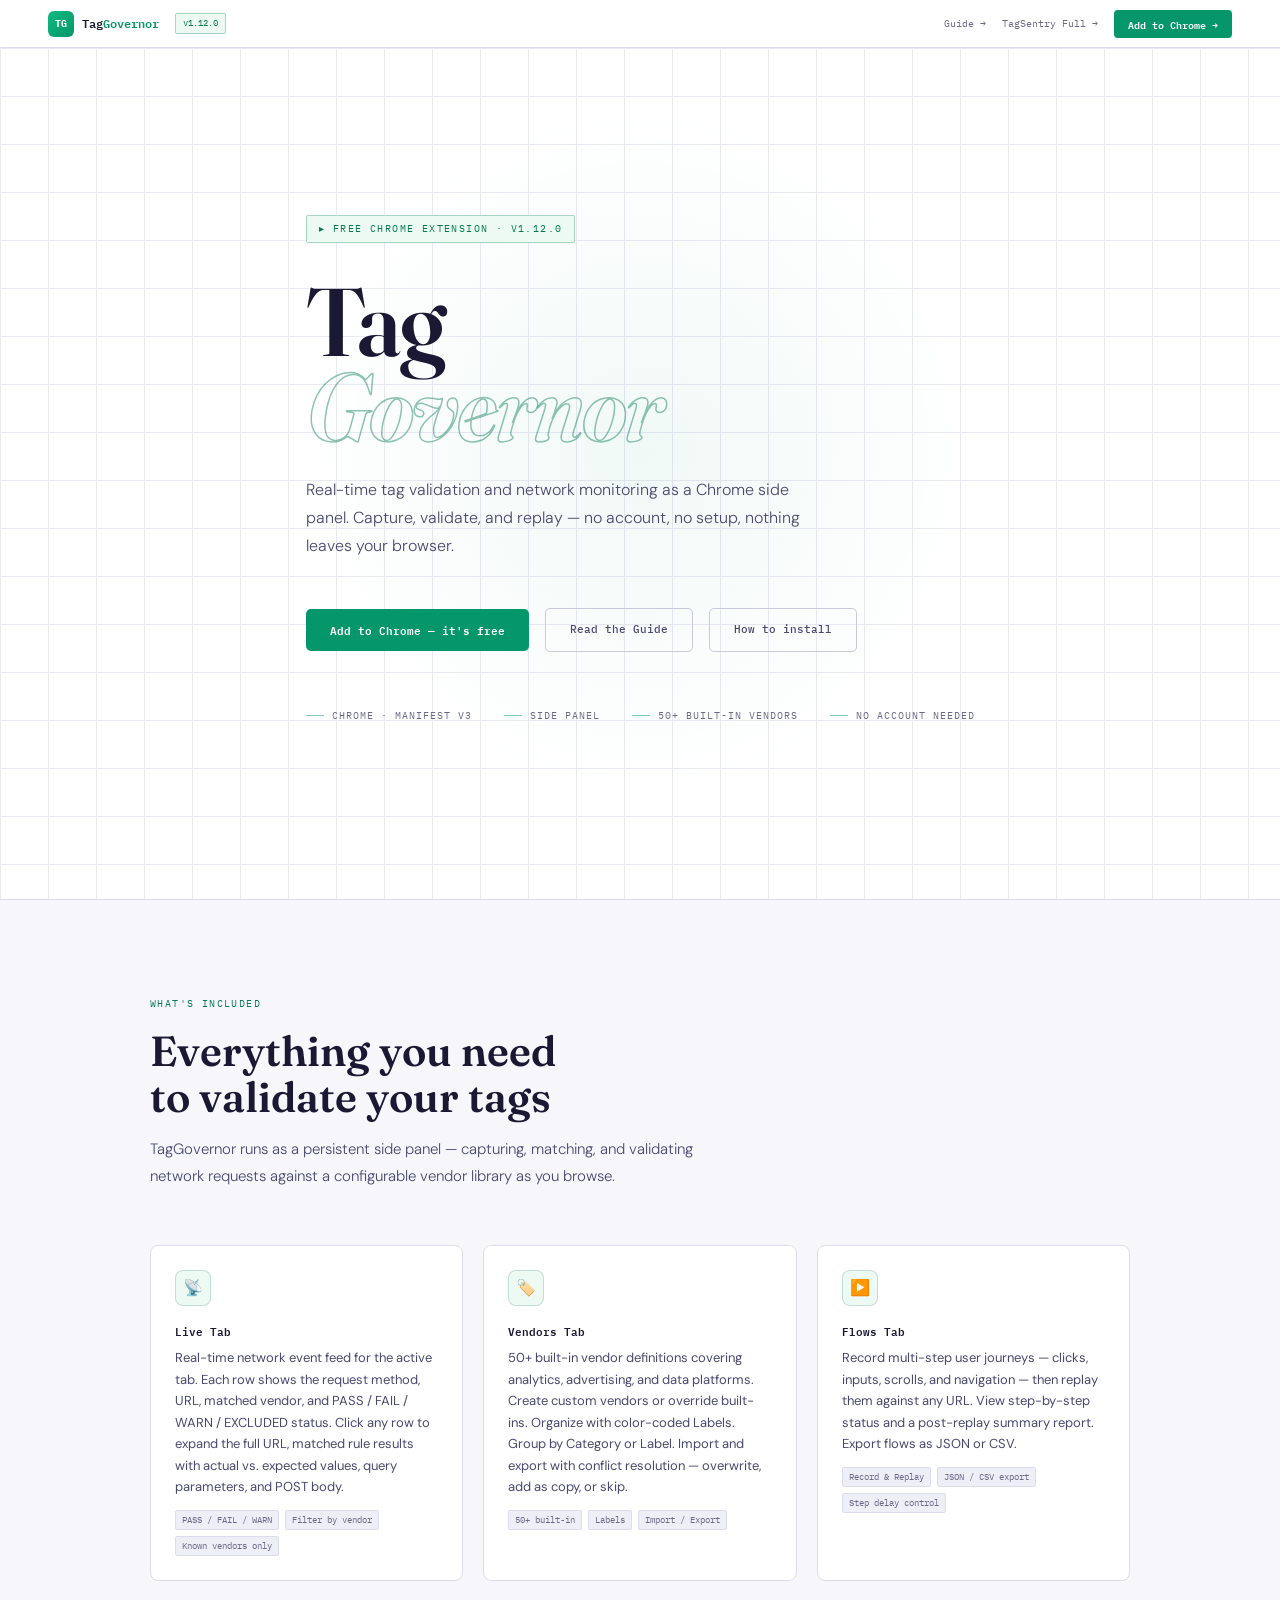
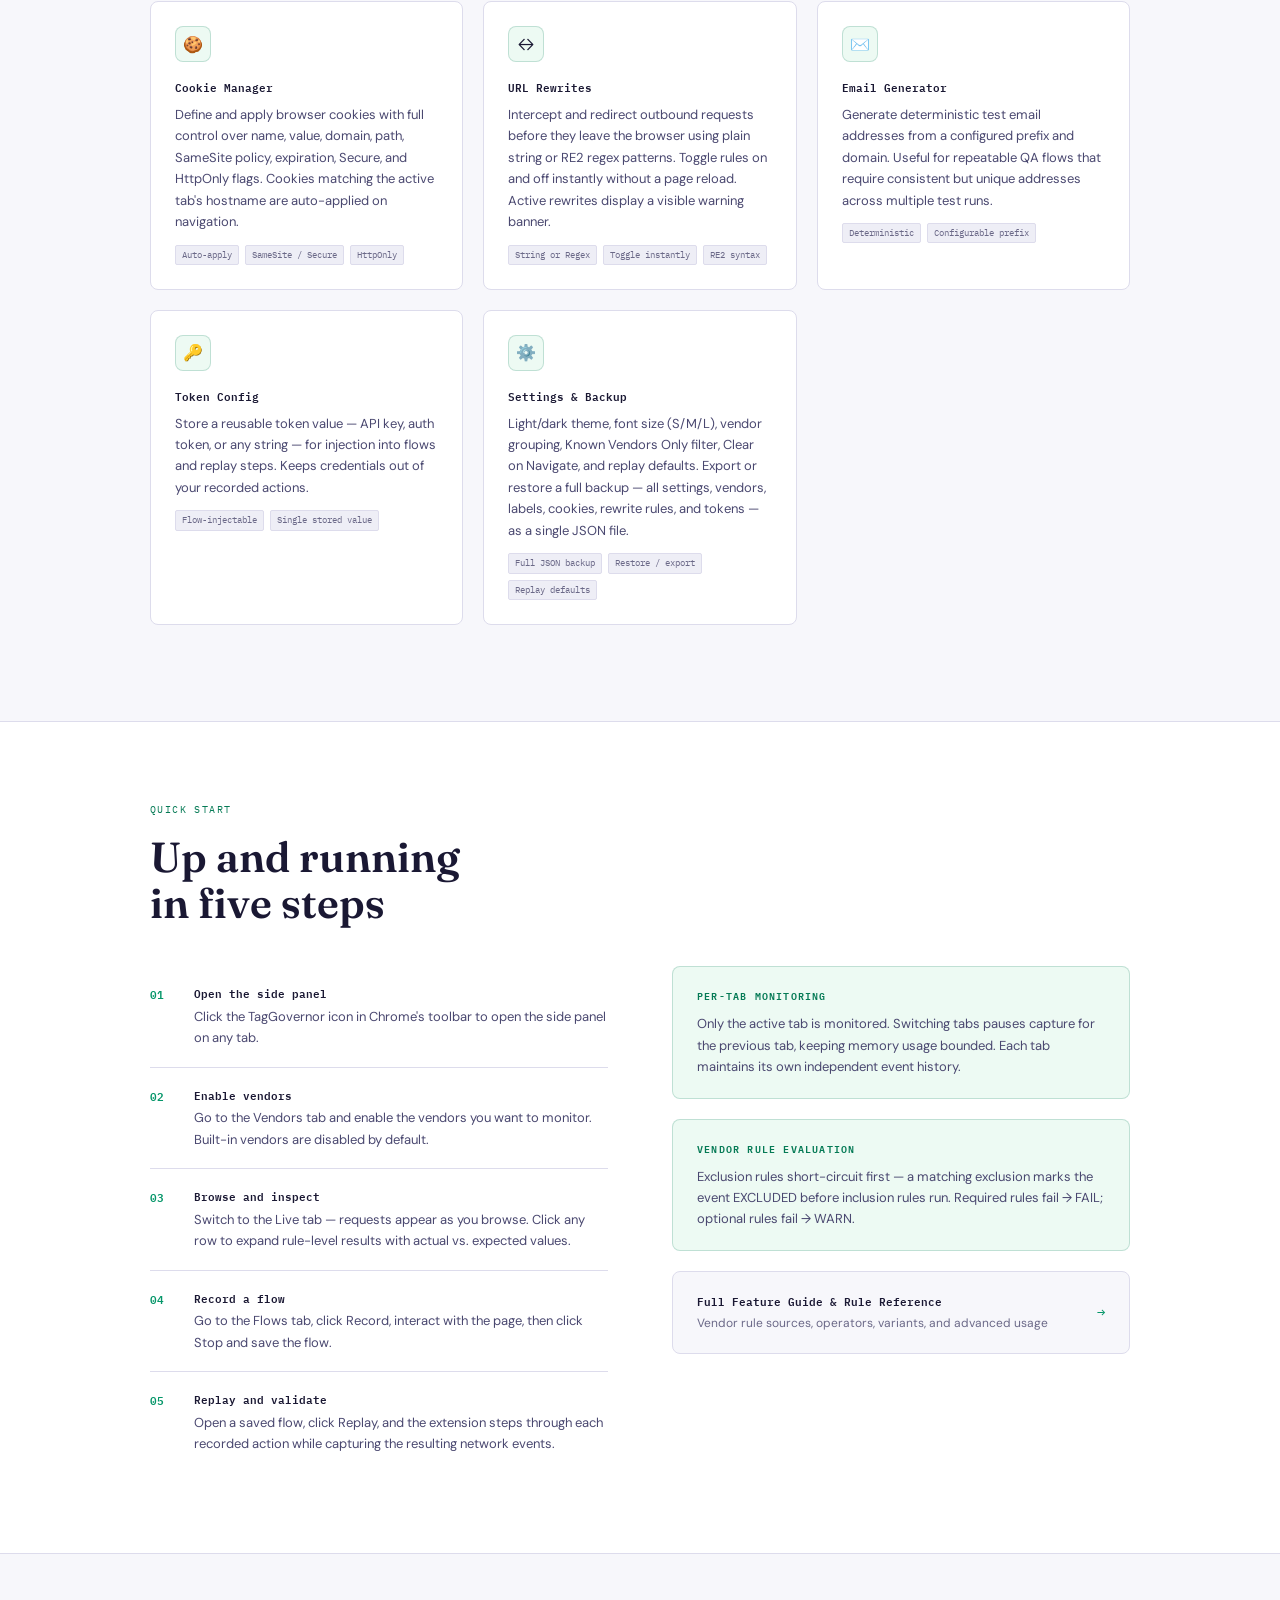
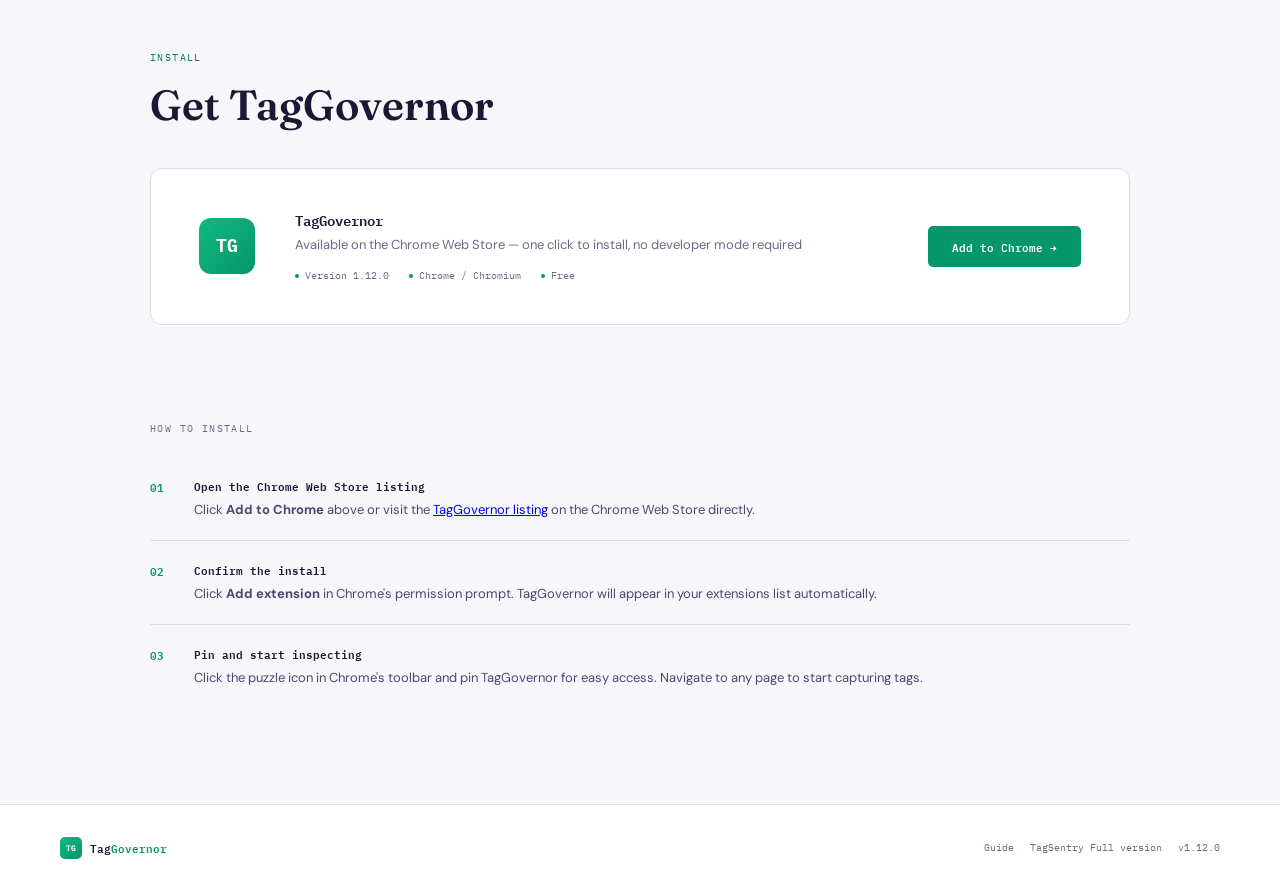
<file: lite/index.html>
<!DOCTYPE html>
<html lang="en">
<head>
<meta charset="UTF-8">
<meta name="viewport" content="width=device-width, initial-scale=1.0">
<title>TagGovernor — Chrome Extension</title>
<link rel="preconnect" href="https://fonts.googleapis.com">
<link rel="preconnect" href="https://fonts.gstatic.com" crossorigin>
<link href="https://fonts.googleapis.com/css2?family=IBM+Plex+Mono:wght@400;500;600&family=Fraunces:opsz,wght@9..144,300;9..144,600;9..144,700&family=DM+Sans:wght@300;400;500&display=swap" rel="stylesheet">
<style>
:root {
  --bg:        #ffffff;
  --bg2:       #f7f7fb;
  --bg3:       #eeeef6;
  --bg4:       #e4e3f0;
  --rule:      #dddcec;
  --rule2:     #c9c8dc;
  --ink:       #1a1833;
  --ink2:      #2e2c4e;
  --fog:       #6b6988;
  --mist:      #4a4870;
  --accent:    #4f46e5;
  --accent-lt: #eeeeff;
  --jade:      #057a55;
  --jade-lt:   #edfaf3;
  --mono: 'IBM Plex Mono', monospace;
  --serif: 'Fraunces', serif;
  --body: 'DM Sans', sans-serif;
}

*, *::before, *::after { box-sizing: border-box; margin: 0; padding: 0; }
html { scroll-behavior: smooth; }
body {
  background: var(--bg2);
  color: var(--ink);
  font-family: var(--body);
  font-size: 14px;
  line-height: 1.6;
  -webkit-font-smoothing: antialiased;
  min-height: 100vh;
}

/* NAV */
.top-bar {
  position: fixed; top: 0; left: 0; right: 0; z-index: 200;
  background: rgba(255,255,255,0.93); backdrop-filter: blur(14px);
  border-bottom: 1px solid var(--rule);
  padding: 0 48px; height: 48px;
  display: flex; align-items: center; gap: 16px;
}
.bar-brand { display: flex; align-items: center; gap: 8px; text-decoration: none; color: var(--ink); flex-shrink: 0; }
.bar-logo {
  width: 26px; height: 26px;
  background: linear-gradient(135deg, #10b981, #059669);
  border-radius: 6px; display: flex; align-items: center; justify-content: center;
  font-family: var(--mono); font-size: 10px; font-weight: 700; color: white;
}
.bar-name { font-family: var(--mono); font-size: 12px; font-weight: 600; color: var(--ink); }
.bar-name span { color: #059669; }
.bar-badge { font-family: var(--mono); font-size: 9px; color: #057a55; background: var(--jade-lt); border: 1px solid rgba(5,122,85,0.3); border-radius: 2px; padding: 2px 7px; }
.bar-spacer { flex: 1; }
.bar-link { font-family: var(--mono); font-size: 10px; color: var(--fog); text-decoration: none; transition: color 0.15s; }
.bar-link:hover { color: var(--accent); }
.bar-dl {
  display: inline-flex; align-items: center; gap: 6px;
  font-family: var(--mono); font-size: 10px; font-weight: 600;
  background: #059669; color: white; border: none; border-radius: 4px;
  padding: 6px 14px; cursor: pointer; text-decoration: none;
  transition: opacity 0.15s, transform 0.1s; flex-shrink: 0;
}
.bar-dl:hover { opacity: 0.88; transform: translateY(-1px); }
.bar-dl:active { transform: translateY(0); }

/* HERO */
.hero {
  min-height: 100vh; display: grid; place-items: center;
  padding: 120px 60px 80px; position: relative; overflow: hidden;
  background: var(--bg); border-bottom: 1px solid var(--rule);
}
.hero-grid {
  position: absolute; inset: 0;
  background-image: linear-gradient(var(--rule) 1px, transparent 1px), linear-gradient(90deg, var(--rule) 1px, transparent 1px);
  background-size: 48px 48px; opacity: 0.6;
}
.hero-glow {
  position: absolute; width: 700px; height: 700px;
  background: radial-gradient(circle, rgba(5,150,105,0.06) 0%, transparent 70%);
  top: 50%; left: 50%; transform: translate(-50%, -50%); pointer-events: none;
}
.hero-inner { position: relative; z-index: 1; max-width: 780px; }
.hero-eyebrow {
  display: inline-flex; align-items: center; gap: 8px;
  font-family: var(--mono); font-size: 10px; text-transform: uppercase; letter-spacing: 0.14em;
  color: #057a55; border: 1px solid rgba(5,122,85,0.3); background: var(--jade-lt);
  border-radius: 2px; padding: 5px 12px; margin-bottom: 36px;
}
.hero-eyebrow::before { content: '▸'; }
.hero-title {
  font-family: var(--serif); font-size: clamp(56px, 9vw, 96px);
  font-weight: 600; line-height: 0.88; letter-spacing: -0.02em;
  color: var(--ink); margin-bottom: 28px;
}
.hero-title em {
  font-style: italic; color: transparent;
  -webkit-text-stroke: 1.5px rgba(5,122,85,0.45); display: block;
}
.hero-desc {
  font-size: 16px; color: var(--mist); max-width: 520px;
  line-height: 1.75; margin-bottom: 48px; font-weight: 300;
}
.hero-actions { display: flex; gap: 16px; align-items: center; flex-wrap: wrap; margin-bottom: 56px; }
.btn-primary {
  display: inline-flex; align-items: center; gap: 8px;
  font-family: var(--mono); font-size: 11px; font-weight: 600;
  background: #059669; color: white; border: none; border-radius: 5px;
  padding: 12px 24px; cursor: pointer; text-decoration: none;
  transition: opacity 0.15s, transform 0.1s;
}
.btn-primary:hover { opacity: 0.88; transform: translateY(-1px); }
.btn-secondary {
  display: inline-flex; align-items: center; gap: 8px;
  font-family: var(--mono); font-size: 11px; font-weight: 500;
  background: transparent; color: var(--mist);
  border: 1px solid var(--rule2); border-radius: 5px;
  padding: 12px 24px; cursor: pointer; text-decoration: none;
  transition: border-color 0.15s, color 0.15s;
}
.btn-secondary:hover { border-color: var(--accent); color: var(--accent); }
.hero-meta { display: flex; gap: 32px; align-items: center; flex-wrap: wrap; }
.hero-meta-item {
  font-family: var(--mono); font-size: 10px; color: var(--fog);
  text-transform: uppercase; letter-spacing: 0.1em;
  display: flex; align-items: center; gap: 8px;
}
.hero-meta-item::before { content: ''; width: 18px; height: 1px; background: #059669; opacity: 0.5; }

/* FEATURES */
.features { max-width: 1100px; margin: 0 auto; padding: 96px 60px; }
.section-label {
  font-family: var(--mono); font-size: 10px; text-transform: uppercase;
  letter-spacing: 0.14em; color: #057a55; margin-bottom: 16px;
}
.section-title {
  font-family: var(--serif); font-size: clamp(28px, 4vw, 42px);
  font-weight: 600; color: var(--ink); line-height: 1.1; margin-bottom: 16px;
}
.section-desc { font-size: 15px; color: var(--mist); max-width: 560px; line-height: 1.75; font-weight: 300; margin-bottom: 56px; }
.features-grid { display: grid; grid-template-columns: repeat(auto-fill, minmax(280px, 1fr)); gap: 20px; }
.feature-card {
  background: var(--bg); border: 1px solid var(--rule); border-radius: 8px;
  padding: 24px; transition: border-color 0.15s, box-shadow 0.15s;
}
.feature-card:hover { border-color: rgba(5,122,85,0.3); box-shadow: 0 4px 20px rgba(5,122,85,0.06); }
.feature-icon {
  width: 36px; height: 36px; border-radius: 8px;
  background: var(--jade-lt); border: 1px solid rgba(5,122,85,0.2);
  display: flex; align-items: center; justify-content: center;
  font-size: 16px; margin-bottom: 16px;
}
.feature-name { font-family: var(--mono); font-size: 11px; font-weight: 600; color: var(--ink); margin-bottom: 8px; }
.feature-desc { font-size: 13px; color: var(--mist); line-height: 1.65; }
.feature-tags { display: flex; gap: 6px; flex-wrap: wrap; margin-top: 12px; }
.feature-tag {
  font-family: var(--mono); font-size: 9px; color: var(--fog);
  background: var(--bg3); border: 1px solid var(--rule); border-radius: 2px;
  padding: 2px 6px;
}

/* QUICK START */
.quickstart-wrap { background: var(--bg); border-top: 1px solid var(--rule); border-bottom: 1px solid var(--rule); }
.quickstart { max-width: 1100px; margin: 0 auto; padding: 80px 60px; }
.qs-grid { display: grid; grid-template-columns: 1fr 1fr; gap: 64px; align-items: start; }
.qs-steps { display: flex; flex-direction: column; gap: 0; }
.qs-step { display: flex; gap: 20px; padding: 18px 0; border-bottom: 1px solid var(--rule); }
.qs-step:last-child { border-bottom: none; }
.qs-num {
  font-family: var(--mono); font-size: 11px; font-weight: 600; color: #059669;
  width: 24px; flex-shrink: 0; padding-top: 1px;
}
.qs-body { flex: 1; }
.qs-label { font-family: var(--mono); font-size: 11px; font-weight: 600; color: var(--ink); margin-bottom: 4px; }
.qs-text { font-size: 13px; color: var(--mist); line-height: 1.65; }
.qs-right { display: flex; flex-direction: column; gap: 20px; }
.qs-callout {
  background: var(--jade-lt); border: 1px solid rgba(5,122,85,0.2);
  border-radius: 8px; padding: 20px 24px;
}
.qs-callout-label { font-family: var(--mono); font-size: 10px; font-weight: 600; color: #057a55; text-transform: uppercase; letter-spacing: 0.12em; margin-bottom: 10px; }
.qs-callout-text { font-size: 13px; color: var(--mist); line-height: 1.65; }
.qs-guide-link {
  display: flex; align-items: center; justify-content: space-between;
  background: var(--bg2); border: 1px solid var(--rule); border-radius: 8px;
  padding: 20px 24px; text-decoration: none;
  transition: border-color 0.15s, box-shadow 0.15s;
}
.qs-guide-link:hover { border-color: rgba(5,122,85,0.35); box-shadow: 0 4px 16px rgba(5,122,85,0.06); }
.qs-guide-link-label { font-family: var(--mono); font-size: 11px; font-weight: 600; color: var(--ink); margin-bottom: 4px; }
.qs-guide-link-sub { font-size: 12px; color: var(--fog); }
.qs-guide-link-arrow { font-family: var(--mono); font-size: 14px; color: #059669; }
@media (max-width: 760px) {
  .qs-grid { grid-template-columns: 1fr; gap: 40px; }
}

/* DOWNLOAD */
.download-wrap { background: var(--bg2); }
.download { max-width: 1100px; margin: 0 auto; padding: 96px 60px; }
.dl-card {
  background: var(--bg); border: 1px solid var(--rule); border-radius: 12px;
  padding: 40px 48px; display: flex; align-items: center; gap: 40px; flex-wrap: wrap;
}
.dl-icon {
  width: 56px; height: 56px; border-radius: 12px; flex-shrink: 0;
  background: linear-gradient(135deg, #10b981, #059669);
  display: flex; align-items: center; justify-content: center;
  font-family: var(--mono); font-size: 18px; font-weight: 700; color: white;
}
.dl-info { flex: 1; min-width: 200px; }
.dl-name { font-family: var(--mono); font-size: 14px; font-weight: 600; color: var(--ink); margin-bottom: 4px; }
.dl-sub { font-size: 13px; color: var(--fog); }
.dl-meta { display: flex; gap: 20px; margin-top: 12px; flex-wrap: wrap; }
.dl-meta-item { font-family: var(--mono); font-size: 10px; color: var(--fog); display: flex; align-items: center; gap: 6px; }
.dl-meta-dot { width: 4px; height: 4px; border-radius: 50%; background: #059669; }
.dl-actions { display: flex; gap: 12px; flex-wrap: wrap; }

/* INSTALL */
.install { max-width: 1100px; margin: 0 auto; padding: 0 60px 96px; }
.install-title { font-family: var(--mono); font-size: 10px; text-transform: uppercase; letter-spacing: 0.14em; color: var(--fog); margin-bottom: 20px; }
.steps { display: flex; flex-direction: column; gap: 0; }
.step { display: flex; gap: 20px; padding: 20px 0; border-bottom: 1px solid var(--rule); }
.step:last-child { border-bottom: none; }
.step-num {
  font-family: var(--mono); font-size: 11px; font-weight: 600; color: #059669;
  width: 24px; flex-shrink: 0; padding-top: 1px;
}
.step-body { flex: 1; }
.step-label { font-family: var(--mono); font-size: 11px; font-weight: 600; color: var(--ink); margin-bottom: 4px; }
.step-text { font-size: 13px; color: var(--mist); line-height: 1.65; }
.step-code {
  display: inline-block; font-family: var(--mono); font-size: 11px;
  background: var(--bg3); border: 1px solid var(--rule); border-radius: 3px;
  padding: 2px 8px; color: var(--ink2); margin-top: 6px;
}

/* FOOTER */
footer {
  border-top: 1px solid var(--rule); background: var(--bg);
  padding: 32px 60px; display: flex; align-items: center; gap: 16px; flex-wrap: wrap;
}
.footer-brand { display: flex; align-items: center; gap: 8px; text-decoration: none; color: var(--ink); }
.footer-logo {
  width: 22px; height: 22px; background: linear-gradient(135deg, #10b981, #059669);
  border-radius: 5px; display: flex; align-items: center; justify-content: center;
  font-family: var(--mono); font-size: 8px; font-weight: 700; color: white;
}
.footer-name { font-family: var(--mono); font-size: 11px; font-weight: 600; color: var(--ink); }
.footer-name span { color: #059669; }
.footer-spacer { flex: 1; }
.footer-copy { font-family: var(--mono); font-size: 10px; color: var(--fog); }
.footer-link { font-family: var(--mono); font-size: 10px; color: var(--fog); text-decoration: none; transition: color 0.15s; }
.footer-link:hover { color: var(--accent); }
</style>
</head>
<body>

<!-- NAV -->
<header class="top-bar">
  <a class="bar-brand" href="#">
    <div class="bar-logo">TG</div>
    <span class="bar-name">Tag<span>Governor</span></span>
  </a>
  <span class="bar-badge">v1.12.0</span>
  <span class="bar-spacer"></span>
  <a class="bar-link" href="guide.html">Guide →</a>
  <a class="bar-link" href="../index.html">TagSentry Full →</a>
  <a class="bar-dl" href="https://chromewebstore.google.com/detail/taggovernor/kkllbodeaflkilialepnndaajdonfeio" target="_blank" rel="noopener">Add to Chrome →</a>
</header>


<!-- HERO -->
<section class="hero">
  <div class="hero-grid"></div>
  <div class="hero-glow"></div>
  <div class="hero-inner">
    <div class="hero-eyebrow">Free Chrome Extension · v1.12.0</div>
    <h1 class="hero-title">Tag<br><em>Governor</em></h1>
    <p class="hero-desc">Real-time tag validation and network monitoring as a Chrome side panel. Capture, validate, and replay — no account, no setup, nothing leaves your browser.</p>
    <div class="hero-actions">
      <a class="btn-primary" href="https://chromewebstore.google.com/detail/taggovernor/kkllbodeaflkilialepnndaajdonfeio" target="_blank" rel="noopener">Add to Chrome — it's free</a>
      <a class="btn-secondary" href="guide.html">Read the Guide</a>
      <a class="btn-secondary" href="#how-to-install">How to install</a>
    </div>
    <div class="hero-meta">
      <span class="hero-meta-item">Chrome · Manifest V3</span>
      <span class="hero-meta-item">Side Panel</span>
      <span class="hero-meta-item">50+ Built-in Vendors</span>
      <span class="hero-meta-item">No Account Needed</span>
    </div>
  </div>
</section>


<!-- FEATURES -->
<section class="features">
  <div class="section-label">What's included</div>
  <h2 class="section-title">Everything you need<br>to validate your tags</h2>
  <p class="section-desc">TagGovernor runs as a persistent side panel — capturing, matching, and validating network requests against a configurable vendor library as you browse.</p>
  <div class="features-grid">

    <div class="feature-card">
      <div class="feature-icon">📡</div>
      <div class="feature-name">Live Tab</div>
      <div class="feature-desc">Real-time network event feed for the active tab. Each row shows the request method, URL, matched vendor, and PASS / FAIL / WARN / EXCLUDED status. Click any row to expand the full URL, matched rule results with actual vs. expected values, query parameters, and POST body.</div>
      <div class="feature-tags">
        <span class="feature-tag">PASS / FAIL / WARN</span>
        <span class="feature-tag">Filter by vendor</span>
        <span class="feature-tag">Known vendors only</span>
      </div>
    </div>

    <div class="feature-card">
      <div class="feature-icon">🏷️</div>
      <div class="feature-name">Vendors Tab</div>
      <div class="feature-desc">50+ built-in vendor definitions covering analytics, advertising, and data platforms. Create custom vendors or override built-ins. Organize with color-coded Labels. Group by Category or Label. Import and export with conflict resolution — overwrite, add as copy, or skip.</div>
      <div class="feature-tags">
        <span class="feature-tag">50+ built-in</span>
        <span class="feature-tag">Labels</span>
        <span class="feature-tag">Import / Export</span>
      </div>
    </div>

    <div class="feature-card">
      <div class="feature-icon">▶️</div>
      <div class="feature-name">Flows Tab</div>
      <div class="feature-desc">Record multi-step user journeys — clicks, inputs, scrolls, and navigation — then replay them against any URL. View step-by-step status and a post-replay summary report. Export flows as JSON or CSV.</div>
      <div class="feature-tags">
        <span class="feature-tag">Record & Replay</span>
        <span class="feature-tag">JSON / CSV export</span>
        <span class="feature-tag">Step delay control</span>
      </div>
    </div>

    <div class="feature-card">
      <div class="feature-icon">🍪</div>
      <div class="feature-name">Cookie Manager</div>
      <div class="feature-desc">Define and apply browser cookies with full control over name, value, domain, path, SameSite policy, expiration, Secure, and HttpOnly flags. Cookies matching the active tab's hostname are auto-applied on navigation.</div>
      <div class="feature-tags">
        <span class="feature-tag">Auto-apply</span>
        <span class="feature-tag">SameSite / Secure</span>
        <span class="feature-tag">HttpOnly</span>
      </div>
    </div>

    <div class="feature-card">
      <div class="feature-icon">↔️</div>
      <div class="feature-name">URL Rewrites</div>
      <div class="feature-desc">Intercept and redirect outbound requests before they leave the browser using plain string or RE2 regex patterns. Toggle rules on and off instantly without a page reload. Active rewrites display a visible warning banner.</div>
      <div class="feature-tags">
        <span class="feature-tag">String or Regex</span>
        <span class="feature-tag">Toggle instantly</span>
        <span class="feature-tag">RE2 syntax</span>
      </div>
    </div>

    <div class="feature-card">
      <div class="feature-icon">✉️</div>
      <div class="feature-name">Email Generator</div>
      <div class="feature-desc">Generate deterministic test email addresses from a configured prefix and domain. Useful for repeatable QA flows that require consistent but unique addresses across multiple test runs.</div>
      <div class="feature-tags">
        <span class="feature-tag">Deterministic</span>
        <span class="feature-tag">Configurable prefix</span>
      </div>
    </div>

    <div class="feature-card">
      <div class="feature-icon">🔑</div>
      <div class="feature-name">Token Config</div>
      <div class="feature-desc">Store a reusable token value — API key, auth token, or any string — for injection into flows and replay steps. Keeps credentials out of your recorded actions.</div>
      <div class="feature-tags">
        <span class="feature-tag">Flow-injectable</span>
        <span class="feature-tag">Single stored value</span>
      </div>
    </div>

    <div class="feature-card">
      <div class="feature-icon">⚙️</div>
      <div class="feature-name">Settings & Backup</div>
      <div class="feature-desc">Light/dark theme, font size (S/M/L), vendor grouping, Known Vendors Only filter, Clear on Navigate, and replay defaults. Export or restore a full backup — all settings, vendors, labels, cookies, rewrite rules, and tokens — as a single JSON file.</div>
      <div class="feature-tags">
        <span class="feature-tag">Full JSON backup</span>
        <span class="feature-tag">Restore / export</span>
        <span class="feature-tag">Replay defaults</span>
      </div>
    </div>

  </div>
</section>


<!-- QUICK START -->
<div class="quickstart-wrap">
  <section class="quickstart">
    <div class="section-label">Quick start</div>
    <h2 class="section-title" style="margin-bottom:40px">Up and running<br>in five steps</h2>
    <div class="qs-grid">
      <div class="qs-steps">
        <div class="qs-step">
          <div class="qs-num">01</div>
          <div class="qs-body">
            <div class="qs-label">Open the side panel</div>
            <div class="qs-text">Click the TagGovernor icon in Chrome's toolbar to open the side panel on any tab.</div>
          </div>
        </div>
        <div class="qs-step">
          <div class="qs-num">02</div>
          <div class="qs-body">
            <div class="qs-label">Enable vendors</div>
            <div class="qs-text">Go to the Vendors tab and enable the vendors you want to monitor. Built-in vendors are disabled by default.</div>
          </div>
        </div>
        <div class="qs-step">
          <div class="qs-num">03</div>
          <div class="qs-body">
            <div class="qs-label">Browse and inspect</div>
            <div class="qs-text">Switch to the Live tab — requests appear as you browse. Click any row to expand rule-level results with actual vs. expected values.</div>
          </div>
        </div>
        <div class="qs-step">
          <div class="qs-num">04</div>
          <div class="qs-body">
            <div class="qs-label">Record a flow</div>
            <div class="qs-text">Go to the Flows tab, click Record, interact with the page, then click Stop and save the flow.</div>
          </div>
        </div>
        <div class="qs-step">
          <div class="qs-num">05</div>
          <div class="qs-body">
            <div class="qs-label">Replay and validate</div>
            <div class="qs-text">Open a saved flow, click Replay, and the extension steps through each recorded action while capturing the resulting network events.</div>
          </div>
        </div>
      </div>
      <div class="qs-right">
        <div class="qs-callout">
          <div class="qs-callout-label">Per-tab monitoring</div>
          <div class="qs-callout-text">Only the active tab is monitored. Switching tabs pauses capture for the previous tab, keeping memory usage bounded. Each tab maintains its own independent event history.</div>
        </div>
        <div class="qs-callout">
          <div class="qs-callout-label">Vendor rule evaluation</div>
          <div class="qs-callout-text">Exclusion rules short-circuit first — a matching exclusion marks the event EXCLUDED before inclusion rules run. Required rules fail → FAIL; optional rules fail → WARN.</div>
        </div>
        <a class="qs-guide-link" href="guide.html">
          <div>
            <div class="qs-guide-link-label">Full Feature Guide &amp; Rule Reference</div>
            <div class="qs-guide-link-sub">Vendor rule sources, operators, variants, and advanced usage</div>
          </div>
          <span class="qs-guide-link-arrow">→</span>
        </a>
      </div>
    </div>
  </section>
</div>


<!-- DOWNLOAD -->
<div class="download-wrap" id="download">
  <section class="download">
    <div class="section-label">Install</div>
    <h2 class="section-title" style="margin-bottom:40px">Get TagGovernor</h2>
    <div class="dl-card">
      <div class="dl-icon">TG</div>
      <div class="dl-info">
        <div class="dl-name">TagGovernor</div>
        <div class="dl-sub">Available on the Chrome Web Store — one click to install, no developer mode required</div>
        <div class="dl-meta">
          <span class="dl-meta-item"><span class="dl-meta-dot"></span>Version 1.12.0</span>
          <span class="dl-meta-item"><span class="dl-meta-dot"></span>Chrome / Chromium</span>
          <span class="dl-meta-item"><span class="dl-meta-dot"></span>Free</span>
        </div>
      </div>
      <div class="dl-actions">
        <a class="btn-primary" href="https://chromewebstore.google.com/detail/taggovernor/kkllbodeaflkilialepnndaajdonfeio" target="_blank" rel="noopener">Add to Chrome →</a>
      </div>
    </div>
  </section>
</div>


<!-- INSTALL -->
<section class="install" id="how-to-install">
  <div class="install-title">How to install</div>
  <div class="steps">
    <div class="step">
      <div class="step-num">01</div>
      <div class="step-body">
        <div class="step-label">Open the Chrome Web Store listing</div>
        <div class="step-text">Click <strong>Add to Chrome</strong> above or visit the <a href="https://chromewebstore.google.com/detail/taggovernor/kkllbodeaflkilialepnndaajdonfeio" target="_blank" rel="noopener">TagGovernor listing</a> on the Chrome Web Store directly.</div>
      </div>
    </div>
    <div class="step">
      <div class="step-num">02</div>
      <div class="step-body">
        <div class="step-label">Confirm the install</div>
        <div class="step-text">Click <strong>Add extension</strong> in Chrome's permission prompt. TagGovernor will appear in your extensions list automatically.</div>
      </div>
    </div>
    <div class="step">
      <div class="step-num">03</div>
      <div class="step-body">
        <div class="step-label">Pin and start inspecting</div>
        <div class="step-text">Click the puzzle icon in Chrome's toolbar and pin TagGovernor for easy access. Navigate to any page to start capturing tags.</div>
      </div>
    </div>
  </div>
</section>


<!-- FOOTER -->
<footer>
  <a class="footer-brand" href="#">
    <div class="footer-logo">TG</div>
    <span class="footer-name">Tag<span>Governor</span></span>
  </a>
  <span class="footer-spacer"></span>
  <a class="footer-link" href="guide.html">Guide</a>
  <a class="footer-link" href="../index.html">TagSentry Full version</a>
  <span class="footer-copy">v1.12.0</span>
</footer>

</body>
</html>
</file>
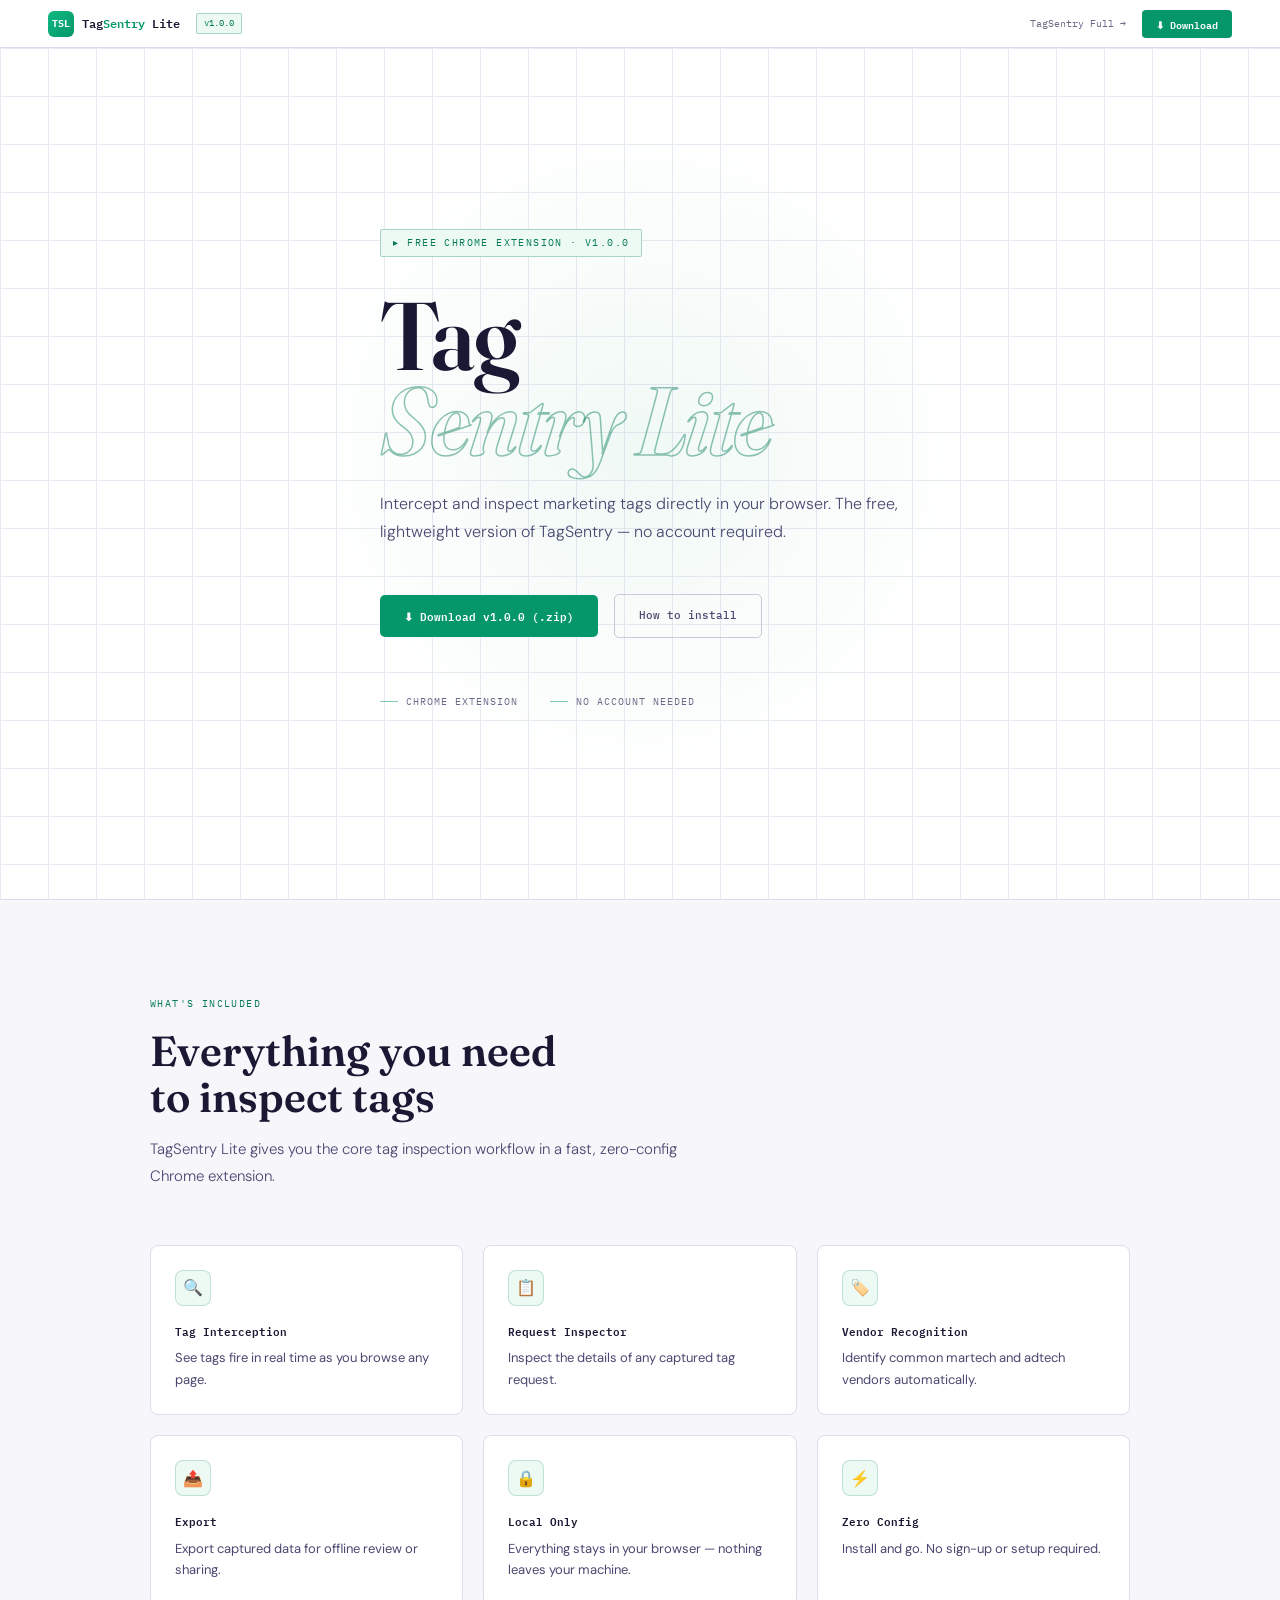
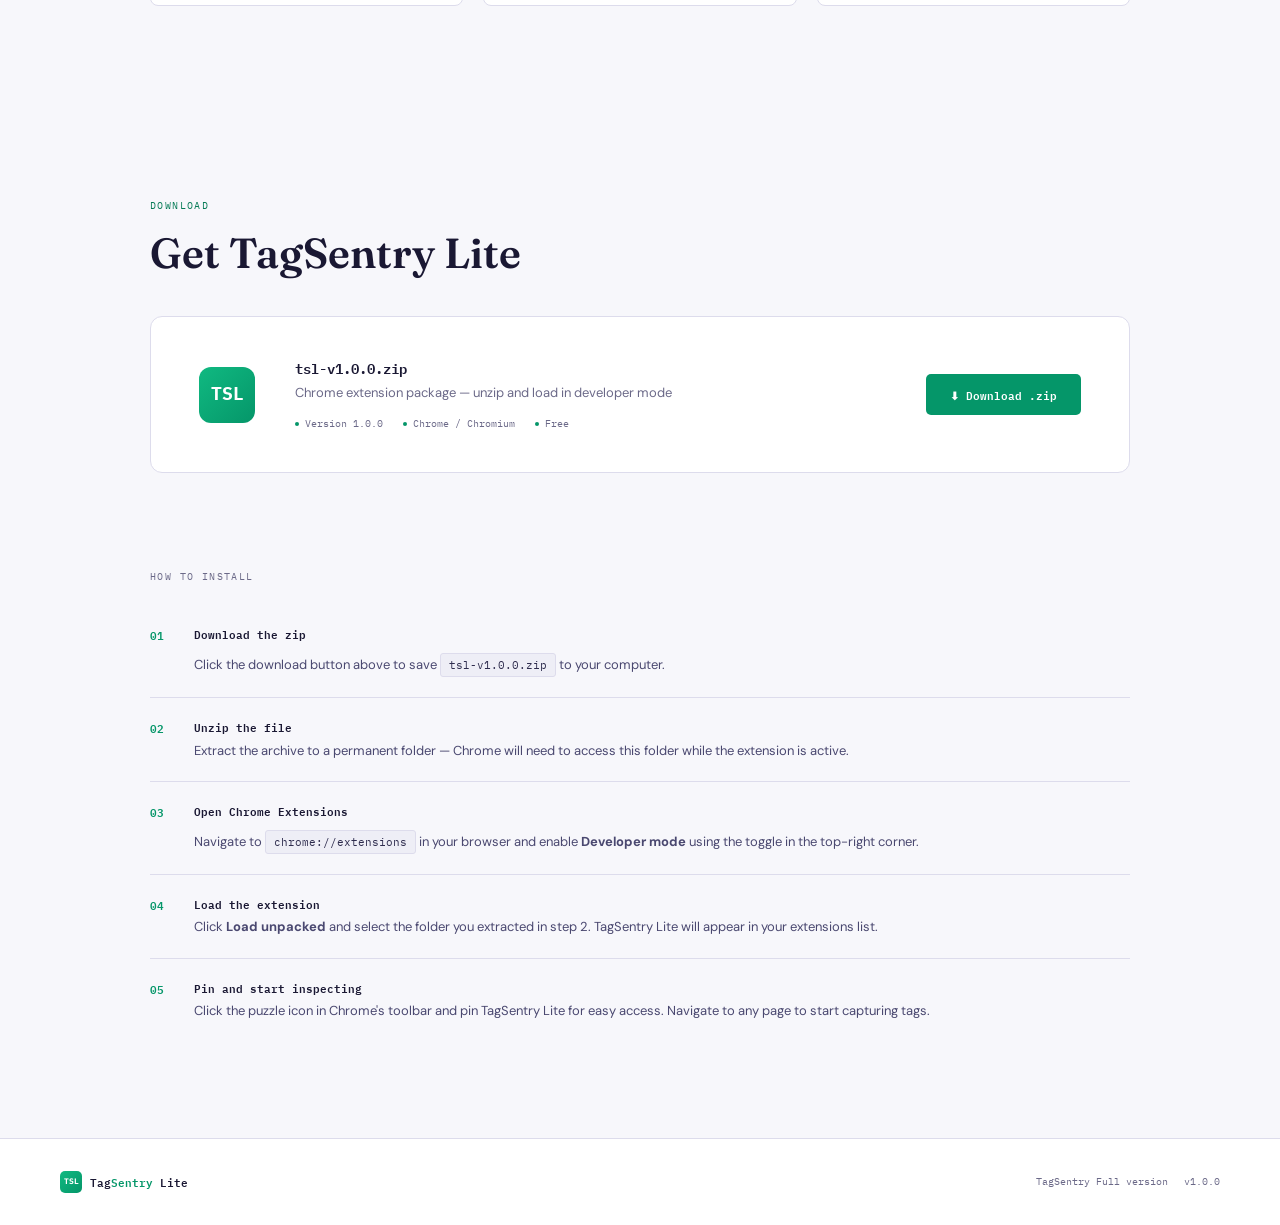
<file: tsl/index.html>
<!DOCTYPE html>
<html lang="en">
<head>
<meta charset="UTF-8">
<meta name="viewport" content="width=device-width, initial-scale=1.0">
<title>TagSentry Lite — Chrome Extension</title>
<link rel="preconnect" href="https://fonts.googleapis.com">
<link rel="preconnect" href="https://fonts.gstatic.com" crossorigin>
<link href="https://fonts.googleapis.com/css2?family=IBM+Plex+Mono:wght@400;500;600&family=Fraunces:opsz,wght@9..144,300;9..144,600;9..144,700&family=DM+Sans:wght@300;400;500&display=swap" rel="stylesheet">
<style>
:root {
  --bg:        #ffffff;
  --bg2:       #f7f7fb;
  --bg3:       #eeeef6;
  --bg4:       #e4e3f0;
  --rule:      #dddcec;
  --rule2:     #c9c8dc;
  --ink:       #1a1833;
  --ink2:      #2e2c4e;
  --fog:       #6b6988;
  --mist:      #4a4870;
  --accent:    #4f46e5;
  --accent-lt: #eeeeff;
  --jade:      #057a55;
  --jade-lt:   #edfaf3;
  --mono: 'IBM Plex Mono', monospace;
  --serif: 'Fraunces', serif;
  --body: 'DM Sans', sans-serif;
}

*, *::before, *::after { box-sizing: border-box; margin: 0; padding: 0; }
html { scroll-behavior: smooth; }
body {
  background: var(--bg2);
  color: var(--ink);
  font-family: var(--body);
  font-size: 14px;
  line-height: 1.6;
  -webkit-font-smoothing: antialiased;
  min-height: 100vh;
}

/* NAV */
.top-bar {
  position: fixed; top: 0; left: 0; right: 0; z-index: 200;
  background: rgba(255,255,255,0.93); backdrop-filter: blur(14px);
  border-bottom: 1px solid var(--rule);
  padding: 0 48px; height: 48px;
  display: flex; align-items: center; gap: 16px;
}
.bar-brand { display: flex; align-items: center; gap: 8px; text-decoration: none; color: var(--ink); flex-shrink: 0; }
.bar-logo {
  width: 26px; height: 26px;
  background: linear-gradient(135deg, #10b981, #059669);
  border-radius: 6px; display: flex; align-items: center; justify-content: center;
  font-family: var(--mono); font-size: 10px; font-weight: 700; color: white;
}
.bar-name { font-family: var(--mono); font-size: 12px; font-weight: 600; color: var(--ink); }
.bar-name span { color: #059669; }
.bar-badge { font-family: var(--mono); font-size: 9px; color: #057a55; background: var(--jade-lt); border: 1px solid rgba(5,122,85,0.3); border-radius: 2px; padding: 2px 7px; }
.bar-spacer { flex: 1; }
.bar-link { font-family: var(--mono); font-size: 10px; color: var(--fog); text-decoration: none; transition: color 0.15s; }
.bar-link:hover { color: var(--accent); }
.bar-dl {
  display: inline-flex; align-items: center; gap: 6px;
  font-family: var(--mono); font-size: 10px; font-weight: 600;
  background: #059669; color: white; border: none; border-radius: 4px;
  padding: 6px 14px; cursor: pointer; text-decoration: none;
  transition: opacity 0.15s, transform 0.1s; flex-shrink: 0;
}
.bar-dl:hover { opacity: 0.88; transform: translateY(-1px); }
.bar-dl:active { transform: translateY(0); }

/* HERO */
.hero {
  min-height: 100vh; display: grid; place-items: center;
  padding: 120px 60px 80px; position: relative; overflow: hidden;
  background: var(--bg); border-bottom: 1px solid var(--rule);
}
.hero-grid {
  position: absolute; inset: 0;
  background-image: linear-gradient(var(--rule) 1px, transparent 1px), linear-gradient(90deg, var(--rule) 1px, transparent 1px);
  background-size: 48px 48px; opacity: 0.6;
}
.hero-glow {
  position: absolute; width: 700px; height: 700px;
  background: radial-gradient(circle, rgba(5,150,105,0.06) 0%, transparent 70%);
  top: 50%; left: 50%; transform: translate(-50%, -50%); pointer-events: none;
}
.hero-inner { position: relative; z-index: 1; max-width: 780px; }
.hero-eyebrow {
  display: inline-flex; align-items: center; gap: 8px;
  font-family: var(--mono); font-size: 10px; text-transform: uppercase; letter-spacing: 0.14em;
  color: #057a55; border: 1px solid rgba(5,122,85,0.3); background: var(--jade-lt);
  border-radius: 2px; padding: 5px 12px; margin-bottom: 36px;
}
.hero-eyebrow::before { content: '▸'; }
.hero-title {
  font-family: var(--serif); font-size: clamp(56px, 9vw, 96px);
  font-weight: 600; line-height: 0.88; letter-spacing: -0.02em;
  color: var(--ink); margin-bottom: 28px;
}
.hero-title em {
  font-style: italic; color: transparent;
  -webkit-text-stroke: 1.5px rgba(5,122,85,0.45); display: block;
}
.hero-desc {
  font-size: 16px; color: var(--mist); max-width: 520px;
  line-height: 1.75; margin-bottom: 48px; font-weight: 300;
}
.hero-actions { display: flex; gap: 16px; align-items: center; flex-wrap: wrap; margin-bottom: 56px; }
.btn-primary {
  display: inline-flex; align-items: center; gap: 8px;
  font-family: var(--mono); font-size: 11px; font-weight: 600;
  background: #059669; color: white; border: none; border-radius: 5px;
  padding: 12px 24px; cursor: pointer; text-decoration: none;
  transition: opacity 0.15s, transform 0.1s;
}
.btn-primary:hover { opacity: 0.88; transform: translateY(-1px); }
.btn-secondary {
  display: inline-flex; align-items: center; gap: 8px;
  font-family: var(--mono); font-size: 11px; font-weight: 500;
  background: transparent; color: var(--mist);
  border: 1px solid var(--rule2); border-radius: 5px;
  padding: 12px 24px; cursor: pointer; text-decoration: none;
  transition: border-color 0.15s, color 0.15s;
}
.btn-secondary:hover { border-color: var(--accent); color: var(--accent); }
.hero-meta { display: flex; gap: 32px; align-items: center; flex-wrap: wrap; }
.hero-meta-item {
  font-family: var(--mono); font-size: 10px; color: var(--fog);
  text-transform: uppercase; letter-spacing: 0.1em;
  display: flex; align-items: center; gap: 8px;
}
.hero-meta-item::before { content: ''; width: 18px; height: 1px; background: #059669; opacity: 0.5; }

/* FEATURES */
.features { max-width: 1100px; margin: 0 auto; padding: 96px 60px; }
.section-label {
  font-family: var(--mono); font-size: 10px; text-transform: uppercase;
  letter-spacing: 0.14em; color: #057a55; margin-bottom: 16px;
}
.section-title {
  font-family: var(--serif); font-size: clamp(28px, 4vw, 42px);
  font-weight: 600; color: var(--ink); line-height: 1.1; margin-bottom: 16px;
}
.section-desc { font-size: 15px; color: var(--mist); max-width: 560px; line-height: 1.75; font-weight: 300; margin-bottom: 56px; }
.features-grid { display: grid; grid-template-columns: repeat(auto-fill, minmax(280px, 1fr)); gap: 20px; }
.feature-card {
  background: var(--bg); border: 1px solid var(--rule); border-radius: 8px;
  padding: 24px; transition: border-color 0.15s, box-shadow 0.15s;
}
.feature-card:hover { border-color: rgba(5,122,85,0.3); box-shadow: 0 4px 20px rgba(5,122,85,0.06); }
.feature-icon {
  width: 36px; height: 36px; border-radius: 8px;
  background: var(--jade-lt); border: 1px solid rgba(5,122,85,0.2);
  display: flex; align-items: center; justify-content: center;
  font-size: 16px; margin-bottom: 16px;
}
.feature-name { font-family: var(--mono); font-size: 11px; font-weight: 600; color: var(--ink); margin-bottom: 8px; }
.feature-desc { font-size: 13px; color: var(--mist); line-height: 1.65; }


/* DOWNLOAD */
.download-wrap { background: var(--bg2); }
.download { max-width: 1100px; margin: 0 auto; padding: 96px 60px; }
.dl-card {
  background: var(--bg); border: 1px solid var(--rule); border-radius: 12px;
  padding: 40px 48px; display: flex; align-items: center; gap: 40px; flex-wrap: wrap;
}
.dl-icon {
  width: 56px; height: 56px; border-radius: 12px; flex-shrink: 0;
  background: linear-gradient(135deg, #10b981, #059669);
  display: flex; align-items: center; justify-content: center;
  font-family: var(--mono); font-size: 18px; font-weight: 700; color: white;
}
.dl-info { flex: 1; min-width: 200px; }
.dl-name { font-family: var(--mono); font-size: 14px; font-weight: 600; color: var(--ink); margin-bottom: 4px; }
.dl-sub { font-size: 13px; color: var(--fog); }
.dl-meta { display: flex; gap: 20px; margin-top: 12px; flex-wrap: wrap; }
.dl-meta-item { font-family: var(--mono); font-size: 10px; color: var(--fog); display: flex; align-items: center; gap: 6px; }
.dl-meta-dot { width: 4px; height: 4px; border-radius: 50%; background: #059669; }
.dl-actions { display: flex; gap: 12px; flex-wrap: wrap; }

/* INSTALL */
.install { max-width: 1100px; margin: 0 auto; padding: 0 60px 96px; }
.install-title { font-family: var(--mono); font-size: 10px; text-transform: uppercase; letter-spacing: 0.14em; color: var(--fog); margin-bottom: 20px; }
.steps { display: flex; flex-direction: column; gap: 0; }
.step { display: flex; gap: 20px; padding: 20px 0; border-bottom: 1px solid var(--rule); }
.step:last-child { border-bottom: none; }
.step-num {
  font-family: var(--mono); font-size: 11px; font-weight: 600; color: #059669;
  width: 24px; flex-shrink: 0; padding-top: 1px;
}
.step-body { flex: 1; }
.step-label { font-family: var(--mono); font-size: 11px; font-weight: 600; color: var(--ink); margin-bottom: 4px; }
.step-text { font-size: 13px; color: var(--mist); line-height: 1.65; }
.step-code {
  display: inline-block; font-family: var(--mono); font-size: 11px;
  background: var(--bg3); border: 1px solid var(--rule); border-radius: 3px;
  padding: 2px 8px; color: var(--ink2); margin-top: 6px;
}

/* FOOTER */
footer {
  border-top: 1px solid var(--rule); background: var(--bg);
  padding: 32px 60px; display: flex; align-items: center; gap: 16px; flex-wrap: wrap;
}
.footer-brand { display: flex; align-items: center; gap: 8px; text-decoration: none; color: var(--ink); }
.footer-logo {
  width: 22px; height: 22px; background: linear-gradient(135deg, #10b981, #059669);
  border-radius: 5px; display: flex; align-items: center; justify-content: center;
  font-family: var(--mono); font-size: 8px; font-weight: 700; color: white;
}
.footer-name { font-family: var(--mono); font-size: 11px; font-weight: 600; color: var(--ink); }
.footer-name span { color: #059669; }
.footer-spacer { flex: 1; }
.footer-copy { font-family: var(--mono); font-size: 10px; color: var(--fog); }
.footer-link { font-family: var(--mono); font-size: 10px; color: var(--fog); text-decoration: none; transition: color 0.15s; }
.footer-link:hover { color: var(--accent); }
</style>
</head>
<body>

<!-- NAV -->
<header class="top-bar">
  <a class="bar-brand" href="#">
    <div class="bar-logo">TSL</div>
    <span class="bar-name">Tag<span>Sentry</span> Lite</span>
  </a>
  <span class="bar-badge">v1.0.0</span>
  <span class="bar-spacer"></span>
  <a class="bar-link" href="../index.html">TagSentry Full →</a>
  <a class="bar-dl" href="tsl-v1.0.0.zip" download>⬇ Download</a>
</header>


<!-- HERO -->
<section class="hero">
  <div class="hero-grid"></div>
  <div class="hero-glow"></div>
  <div class="hero-inner">
    <div class="hero-eyebrow">Free Chrome Extension · v1.0.0</div>
    <h1 class="hero-title">Tag<br><em>Sentry Lite</em></h1>
    <p class="hero-desc">Intercept and inspect marketing tags directly in your browser. The free, lightweight version of TagSentry — no account required.</p>
    <div class="hero-actions">
      <a class="btn-primary" href="tsl-v1.0.0.zip" download>⬇ Download v1.0.0 (.zip)</a>
      <a class="btn-secondary" href="#how-to-install">How to install</a>
    </div>
    <div class="hero-meta">
      <span class="hero-meta-item">Chrome Extension</span>
      <span class="hero-meta-item">No Account Needed</span>
    </div>
  </div>
</section>


<!-- FEATURES -->
<section class="features">
  <div class="section-label">What's included</div>
  <h2 class="section-title">Everything you need<br>to inspect tags</h2>
  <p class="section-desc">TagSentry Lite gives you the core tag inspection workflow in a fast, zero-config Chrome extension.</p>
  <div class="features-grid">
    <div class="feature-card">
      <div class="feature-icon">🔍</div>
      <div class="feature-name">Tag Interception</div>
      <div class="feature-desc">See tags fire in real time as you browse any page.</div>
    </div>
    <div class="feature-card">
      <div class="feature-icon">📋</div>
      <div class="feature-name">Request Inspector</div>
      <div class="feature-desc">Inspect the details of any captured tag request.</div>
    </div>
    <div class="feature-card">
      <div class="feature-icon">🏷️</div>
      <div class="feature-name">Vendor Recognition</div>
      <div class="feature-desc">Identify common martech and adtech vendors automatically.</div>
    </div>
    <div class="feature-card">
      <div class="feature-icon">📤</div>
      <div class="feature-name">Export</div>
      <div class="feature-desc">Export captured data for offline review or sharing.</div>
    </div>
    <div class="feature-card">
      <div class="feature-icon">🔒</div>
      <div class="feature-name">Local Only</div>
      <div class="feature-desc">Everything stays in your browser — nothing leaves your machine.</div>
    </div>
    <div class="feature-card">
      <div class="feature-icon">⚡</div>
      <div class="feature-name">Zero Config</div>
      <div class="feature-desc">Install and go. No sign-up or setup required.</div>
    </div>
  </div>
</section>



<!-- DOWNLOAD -->
<div class="download-wrap" id="download">
  <section class="download">
    <div class="section-label">Download</div>
    <h2 class="section-title" style="margin-bottom:40px">Get TagSentry Lite</h2>
    <div class="dl-card">
      <div class="dl-icon">TSL</div>
      <div class="dl-info">
        <div class="dl-name">tsl-v1.0.0.zip</div>
        <div class="dl-sub">Chrome extension package — unzip and load in developer mode</div>
        <div class="dl-meta">
          <span class="dl-meta-item"><span class="dl-meta-dot"></span>Version 1.0.0</span>
          <span class="dl-meta-item"><span class="dl-meta-dot"></span>Chrome / Chromium</span>
          <span class="dl-meta-item"><span class="dl-meta-dot"></span>Free</span>
        </div>
      </div>
      <div class="dl-actions">
        <a class="btn-primary" href="tsl-v1.0.0.zip" download>⬇ Download .zip</a>
      </div>
    </div>
  </section>
</div>


<!-- INSTALL -->
<section class="install" id="how-to-install">
  <div class="install-title">How to install</div>
  <div class="steps">
    <div class="step">
      <div class="step-num">01</div>
      <div class="step-body">
        <div class="step-label">Download the zip</div>
        <div class="step-text">Click the download button above to save <span class="step-code">tsl-v1.0.0.zip</span> to your computer.</div>
      </div>
    </div>
    <div class="step">
      <div class="step-num">02</div>
      <div class="step-body">
        <div class="step-label">Unzip the file</div>
        <div class="step-text">Extract the archive to a permanent folder — Chrome will need to access this folder while the extension is active.</div>
      </div>
    </div>
    <div class="step">
      <div class="step-num">03</div>
      <div class="step-body">
        <div class="step-label">Open Chrome Extensions</div>
        <div class="step-text">Navigate to <span class="step-code">chrome://extensions</span> in your browser and enable <strong>Developer mode</strong> using the toggle in the top-right corner.</div>
      </div>
    </div>
    <div class="step">
      <div class="step-num">04</div>
      <div class="step-body">
        <div class="step-label">Load the extension</div>
        <div class="step-text">Click <strong>Load unpacked</strong> and select the folder you extracted in step 2. TagSentry Lite will appear in your extensions list.</div>
      </div>
    </div>
    <div class="step">
      <div class="step-num">05</div>
      <div class="step-body">
        <div class="step-label">Pin and start inspecting</div>
        <div class="step-text">Click the puzzle icon in Chrome's toolbar and pin TagSentry Lite for easy access. Navigate to any page to start capturing tags.</div>
      </div>
    </div>
  </div>
</section>


<!-- FOOTER -->
<footer>
  <a class="footer-brand" href="#">
    <div class="footer-logo">TSL</div>
    <span class="footer-name">Tag<span>Sentry</span> Lite</span>
  </a>
  <span class="footer-spacer"></span>
  <a class="footer-link" href="../index.html">TagSentry Full version</a>
  <span class="footer-copy">v1.0.0</span>
</footer>

</body>
</html>
</file>
<file: wireframe.css>
@import url('https://fonts.googleapis.com/css2?family=IBM+Plex+Mono:wght@400;500;600&family=Fraunces:opsz,wght@9..144,300;9..144,600;9..144,700&family=DM+Sans:wght@300;400;500&display=swap');

:root {
  --bg:          #ffffff;
  --bg2:         #f7f7fb;
  --bg3:         #eeeef6;
  --bg4:         #e4e3f0;
  --rule:        #dddcec;
  --rule2:       #c9c8dc;
  --ink:         #1a1833;
  --ink2:        #2e2c4e;
  --fog:         #6b6988;
  --mist:        #4a4870;
  --accent:      #4f46e5;
  --accent-lt:   #eeeeff;
  --amber:       #c05e00;
  --amber-lt:    #fff4e0;
  --rose:        #c81e1e;
  --rose-lt:     #fff0f0;
  --jade:        #057a55;
  --jade-lt:     #edfaf3;
  --sky:         #0369a1;
  --mono: 'IBM Plex Mono', monospace;
  --serif:'Fraunces', serif;
  --body: 'DM Sans', sans-serif;
}

*, *::before, *::after { box-sizing: border-box; margin: 0; padding: 0; }
html { scroll-behavior: smooth; }
body {
  background: var(--bg2);
  color: var(--ink);
  font-family: var(--body);
  font-size: 13px;
  line-height: 1.6;
  -webkit-font-smoothing: antialiased;
}

/* NAV */
.top-bar {
  position: fixed; top: 0; left: 0; right: 0; z-index: 200;
  background: rgba(255,255,255,0.93); backdrop-filter: blur(14px);
  border-bottom: 1px solid var(--rule);
  padding: 0 48px; height: 48px;
  display: flex; align-items: center; gap: 20px;
}
.bar-brand { display: flex; align-items: center; gap: 8px; text-decoration: none; color: var(--ink); flex-shrink: 0; }
.bar-logo { width: 26px; height: 26px; background: linear-gradient(135deg, var(--accent), #7c3aed); border-radius: 6px; display: flex; align-items: center; justify-content: center; font-family: var(--mono); font-size: 10px; font-weight: 700; color: white; }
.bar-name { font-family: var(--mono); font-size: 12px; font-weight: 600; color: var(--ink); }
.bar-name span { color: var(--accent); }
.bar-version { font-family: var(--mono); font-size: 9px; color: var(--fog); background: var(--bg3); border: 1px solid var(--rule2); border-radius: 2px; padding: 2px 7px; }
.bar-spacer { flex: 1; }
.bar-nav { display: flex; gap: 6px; }
.bar-nav a { font-family: var(--mono); font-size: 9px; color: var(--fog); text-decoration: none; text-transform: uppercase; letter-spacing: 0.06em; padding: 4px 8px; border-radius: 3px; transition: color 0.15s, background 0.15s; }
.bar-nav a:hover, .bar-nav a.active { color: var(--accent); background: var(--accent-lt); }
.bar-dl { display: inline-flex; align-items: center; gap: 6px; font-family: var(--mono); font-size: 10px; font-weight: 600; background: var(--accent); color: white; border: none; border-radius: 4px; padding: 6px 14px; cursor: pointer; text-decoration: none; transition: opacity 0.15s, transform 0.1s; flex-shrink: 0; }
.bar-dl:hover { opacity: 0.88; transform: translateY(-1px); }
.bar-dl:active { transform: translateY(0); }

/* COVER */
.cover { min-height: 100vh; display: grid; place-items: center; padding: 120px 60px 80px; position: relative; overflow: hidden; background: var(--bg); border-bottom: 1px solid var(--rule); }
.cover-grid { position: absolute; inset: 0; background-image: linear-gradient(var(--rule) 1px, transparent 1px), linear-gradient(90deg, var(--rule) 1px, transparent 1px); background-size: 48px 48px; opacity: 0.6; }
.cover-glow { position: absolute; width: 600px; height: 600px; background: radial-gradient(circle, rgba(79,70,229,0.06) 0%, transparent 70%); top: 50%; left: 50%; transform: translate(-50%, -50%); pointer-events: none; }
.cover-inner { position: relative; z-index: 1; max-width: 780px; }
.cover-eyebrow { display: inline-flex; align-items: center; gap: 8px; font-family: var(--mono); font-size: 10px; text-transform: uppercase; letter-spacing: 0.14em; color: var(--accent); border: 1px solid rgba(79,70,229,0.3); background: var(--accent-lt); border-radius: 2px; padding: 5px 12px; margin-bottom: 36px; }
.cover-eyebrow::before { content: '▸'; }
.cover-title { font-family: var(--serif); font-size: clamp(64px, 10vw, 104px); font-weight: 600; line-height: 0.88; letter-spacing: -0.02em; color: var(--ink); margin-bottom: 28px; }
.cover-title em { font-style: italic; color: transparent; -webkit-text-stroke: 1.5px rgba(79,70,229,0.45); display: block; }
.cover-desc { font-size: 16px; color: var(--mist); max-width: 520px; line-height: 1.75; margin-bottom: 48px; font-weight: 300; }
.cover-meta { display: flex; gap: 32px; align-items: center; flex-wrap: wrap; }
.cover-meta-item { font-family: var(--mono); font-size: 10px; color: var(--fog); text-transform: uppercase; letter-spacing: 0.1em; display: flex; align-items: center; gap: 8px; }
.cover-meta-item::before { content: ''; width: 18px; height: 1px; background: var(--accent); opacity: 0.5; }
.cover-index { position: absolute; right: 60px; top: 50%; transform: translateY(-50%); display: flex; flex-direction: column; gap: 6px; }
.index-item { display: flex; align-items: center; gap: 10px; font-family: var(--mono); font-size: 10px; color: var(--fog); text-decoration: none; transition: color 0.15s; }
.index-item:hover { color: var(--accent); }
.index-num { font-size: 9px; color: var(--accent); width: 18px; text-align: right; }
.index-dot { width: 4px; height: 4px; border-radius: 50%; background: var(--rule2); flex-shrink: 0; }

/* CHANGELOG */
.changelog { padding: 36px 60px; border-bottom: 1px solid var(--rule); background: var(--bg); }
.changelog-title { font-family: var(--mono); font-size: 10px; text-transform: uppercase; letter-spacing: 0.12em; color: var(--accent); margin-bottom: 16px; }
.changelog-grid { display: grid; grid-template-columns: repeat(auto-fill, minmax(230px, 1fr)); gap: 10px; }
.cl-item { background: var(--bg2); border: 1px solid var(--rule); border-left: 3px solid var(--rule2); border-radius: 4px; padding: 10px 12px; }
.cl-item.fix { border-left-color: var(--amber); }
.cl-item.imp { border-left-color: var(--accent); }
.cl-item.new { border-left-color: var(--jade); }
.cl-ver { font-family: var(--mono); font-size: 8px; color: var(--fog); margin-bottom: 3px; text-transform: uppercase; letter-spacing: 0.08em; }
.cl-text { font-size: 12px; color: var(--mist); line-height: 1.5; }
.cl-text strong { color: var(--ink); font-weight: 500; }

/* PAGE STRUCTURE */
.page { max-width: 1200px; margin: 0 auto; padding: 80px 60px; border-bottom: 1px solid var(--rule); position: relative; }
.page-header { display: flex; gap: 36px; align-items: flex-start; margin-bottom: 32px; }
.page-num-large { font-family: var(--mono); font-size: 72px; font-weight: 600; line-height: 1; color: var(--rule2); letter-spacing: -0.04em; flex-shrink: 0; user-select: none; }
.page-meta { flex: 1; }
.page-tag { font-family: var(--mono); font-size: 9px; text-transform: uppercase; letter-spacing: 0.14em; color: var(--accent); margin-bottom: 6px; }
.page-title { font-family: var(--serif); font-size: 36px; font-weight: 600; color: var(--ink); line-height: 1.1; margin-bottom: 10px; }
.page-desc { font-size: 14px; color: var(--mist); line-height: 1.75; font-weight: 300; max-width: 680px; }
.section-rule { height: 1px; background: var(--rule); margin-bottom: 40px; }
.new-badge { display: inline-block; font-family: var(--mono); font-size: 9px; text-transform: uppercase; letter-spacing: 0.1em; background: var(--jade-lt); color: var(--jade); border: 1px solid rgba(5,122,85,0.25); border-radius: 2px; padding: 2px 7px; vertical-align: middle; margin-left: 8px; }

/* TWO-COL */
.two-col { display: grid; grid-template-columns: auto 1fr; gap: 48px; align-items: start; }
.annotation-col { display: flex; flex-direction: column; gap: 14px; }
.ann { display: flex; gap: 12px; padding: 12px 14px; border-radius: 6px; border: 1px solid var(--rule); background: var(--bg); }
.ann-num { font-family: var(--mono); font-size: 10px; font-weight: 700; width: 20px; height: 20px; border-radius: 50%; display: flex; align-items: center; justify-content: center; flex-shrink: 0; margin-top: 1px; }
.ann-body { font-size: 12px; color: var(--mist); line-height: 1.65; }
.ann-body strong { color: var(--ink); font-weight: 500; }
.ann-body code { font-family: var(--mono); font-size: 10px; background: var(--bg3); padding: 1px 4px; border-radius: 2px; color: var(--mist); }
.ann.accent { border-color: rgba(79,70,229,0.2); background: var(--accent-lt); }
.ann.accent .ann-num { background: rgba(79,70,229,0.15); color: var(--accent); }
.ann.rose   { border-color: rgba(200,30,30,0.15); background: var(--rose-lt); }
.ann.rose   .ann-num { background: rgba(200,30,30,0.12); color: var(--rose); }
.ann.amber  { border-color: rgba(192,94,0,0.15); background: var(--amber-lt); }
.ann.amber  .ann-num { background: rgba(192,94,0,0.12); color: var(--amber); }
.ann.jade   { border-color: rgba(5,122,85,0.15); background: var(--jade-lt); }
.ann.jade   .ann-num { background: rgba(5,122,85,0.12); color: var(--jade); }

/* EXT FRAME */
.ext-frame { border-radius: 10px; overflow: hidden; border: 1px solid var(--rule); box-shadow: 0 4px 24px rgba(26,24,51,0.07), 0 1px 4px rgba(26,24,51,0.05); background: var(--bg); flex-shrink: 0; }
.w420 { width: 420px; }
.browser-bar { background: var(--bg3); border-bottom: 1px solid var(--rule); padding: 8px 12px; display: flex; align-items: center; gap: 6px; }
.browser-dot { width: 9px; height: 9px; border-radius: 50%; }
.bd-red { background: #ff5f56; } .bd-amber { background: #ffbd2e; } .bd-green { background: #27c93f; }
.browser-url { margin-left: 8px; flex: 1; background: var(--bg); border: 1px solid var(--rule); border-radius: 4px; padding: 3px 9px; font-family: var(--mono); font-size: 9px; color: var(--fog); }
.popup-bar { background: var(--bg); border-bottom: 1px solid var(--rule); padding: 7px 10px; display: flex; align-items: center; gap: 8px; }
.popup-logo { width: 22px; height: 22px; border-radius: 5px; flex-shrink: 0; background: linear-gradient(135deg, var(--accent), #7c3aed); display: flex; align-items: center; justify-content: center; font-family: var(--mono); font-size: 8px; font-weight: 700; color: white; }
.popup-name { font-family: var(--mono); font-size: 11px; font-weight: 600; color: var(--ink); flex: 1; }
.popup-name span { color: var(--accent); }
.recording-badge { display: flex; align-items: center; gap: 4px; font-family: var(--mono); font-size: 9px; color: var(--fog); background: var(--bg3); border: 1px solid var(--rule); border-radius: 3px; padding: 2px 7px; }
.rec-dot { width: 6px; height: 6px; border-radius: 50%; }
.rec-dot.live { background: #ef4444; box-shadow: 0 0 0 2px rgba(239,68,68,0.2); animation: pulse 1.2s infinite; }
.rec-dot.idle { background: var(--rule2); }
@keyframes pulse { 0%,100%{opacity:1} 50%{opacity:0.45} }

.tab-rail { display: flex; background: var(--bg3); border-bottom: 1px solid var(--rule); overflow-x: auto; }
.t-tab { display: flex; align-items: center; gap: 4px; padding: 6px 8px; font-family: var(--mono); font-size: 9px; color: var(--fog); white-space: nowrap; border-bottom: 2px solid transparent; cursor: default; }
.t-tab.on { color: var(--accent); border-bottom-color: var(--accent); background: var(--bg); }
.t-tab-icon { font-size: 10px; }
.t-badge { background: var(--accent-lt); color: var(--accent); border-radius: 8px; padding: 0 4px; font-size: 8px; font-weight: 700; }
.t-badge.red { background: var(--rose-lt); color: var(--rose); }

.toolbar { display: flex; align-items: center; gap: 5px; padding: 6px 8px; background: var(--bg3); border-bottom: 1px solid var(--rule); flex-wrap: nowrap; overflow-x: auto; }
.tb-btn { font-family: var(--mono); font-size: 9px; padding: 4px 9px; border-radius: 3px; border: 1px solid var(--rule2); background: var(--bg); color: var(--ink); white-space: nowrap; flex-shrink: 0; cursor: default; }
.tb-btn.primary { background: var(--accent); color: white; border-color: var(--accent); }
.tb-btn.ghost { background: transparent; color: var(--fog); }
.tb-btn.danger { background: var(--rose-lt); color: var(--rose); border-color: rgba(200,30,30,0.25); }
.tb-spacer { flex: 1; }

.popup-body { padding: 8px; background: var(--bg2); }

.stats-row { display: flex; gap: 4px; margin-bottom: 8px; }
.stat { flex: 1; text-align: center; background: var(--bg); border: 1px solid var(--rule); border-radius: 4px; padding: 5px 4px; }
.stat-n { font-family: var(--mono); font-size: 16px; font-weight: 700; line-height: 1.1; }
.stat-l { font-family: var(--mono); font-size: 8px; color: var(--fog); text-transform: uppercase; letter-spacing: 0.06em; }
.stat-n.a{color:var(--ink)} .stat-n.g{color:var(--jade)} .stat-n.am{color:var(--amber)} .stat-n.r{color:var(--rose)}

.search-row { display: flex; align-items: center; gap: 4px; margin-bottom: 6px; }
.search-box { flex: 1; background: var(--bg); border: 1px solid var(--rule); border-radius: 4px; padding: 5px 9px; font-size: 10px; color: var(--fog); }
.ic-btn { width: 28px; height: 28px; border-radius: 3px; border: 1px solid var(--rule2); background: var(--bg); display: flex; align-items: center; justify-content: center; font-size: 12px; cursor: default; color: var(--fog); flex-shrink: 0; }
.ic-btn.on { background: var(--accent-lt); border-color: rgba(79,70,229,0.3); }

.tag-row { display: flex; align-items: flex-start; gap: 8px; padding: 6px 8px; margin-bottom: 3px; border-radius: 5px; border: 1px solid var(--rule); background: var(--bg); cursor: default; }
.tag-row.ok   { border-left: 3px solid var(--jade); }
.tag-row.warn { border-left: 3px solid var(--amber); }
.tag-row.bad  { border-left: 3px solid var(--rose); }
.tag-row.sel  { background: var(--accent-lt); border-color: rgba(79,70,229,0.25); }
.tag-info { flex: 1; min-width: 0; }
.tag-name { font-size: 11px; font-weight: 500; color: var(--ink); overflow: hidden; text-overflow: ellipsis; white-space: nowrap; }
.tag-host { font-family: var(--mono); font-size: 9px; color: var(--fog); margin-top: 1px; }
.tag-chips { display: flex; gap: 3px; flex-wrap: wrap; margin-top: 3px; }
.tag-aside { display: flex; flex-direction: column; align-items: flex-end; gap: 4px; flex-shrink: 0; }
.tag-time { font-family: var(--mono); font-size: 8px; color: var(--fog); }

.vi { width: 22px; height: 22px; border-radius: 4px; flex-shrink: 0; display: flex; align-items: center; justify-content: center; font-family: var(--mono); font-size: 9px; font-weight: 700; color: white; }
.vi-g{background:#e37400} .vi-fb{background:#1877f2} .vi-tt{background:#010101} .vi-ga{background:#4285f4} .vi-gt{background:#246fdb} .vi-un{background:var(--fog)}

.dot { width: 7px; height: 7px; border-radius: 50%; }
.d-g{background:var(--jade)} .d-am{background:var(--amber)} .d-r{background:var(--rose)}

.chip { font-family: var(--mono); font-size: 8px; font-weight: 500; padding: 1px 5px; border-radius: 2px; white-space: nowrap; }
.c-blue  { background: rgba(3,105,161,0.1);  color: var(--sky);   border: 1px solid rgba(3,105,161,0.2); }
.c-green { background: var(--jade-lt);        color: var(--jade);  border: 1px solid rgba(5,122,85,0.2); }
.c-red   { background: var(--rose-lt);        color: var(--rose);  border: 1px solid rgba(200,30,30,0.2); }
.c-amber { background: var(--amber-lt);       color: var(--amber); border: 1px solid rgba(192,94,0,0.2); }
.c-grey  { background: var(--bg3);            color: var(--fog);   border: 1px solid var(--rule2); }
.c-teal  { background: rgba(13,148,136,0.1);  color: #0d9488;      border: 1px solid rgba(13,148,136,0.2); }

.detail-panel { border: 1px solid var(--rule); border-radius: 6px; overflow: hidden; background: var(--bg); margin-top: 4px; }
.kv-table { padding: 4px 0; }
.kv-row { display: flex; gap: 8px; padding: 3px 10px; font-family: var(--mono); font-size: 9px; }
.kv-k { color: var(--fog); width: 70px; flex-shrink: 0; }
.kv-v { color: var(--ink); flex: 1; overflow: hidden; text-overflow: ellipsis; white-space: nowrap; }
.kv-v.pii { color: var(--rose); }
.pii-tag { font-size: 8px; font-weight: 700; background: var(--rose-lt); color: var(--rose); border: 1px solid rgba(200,30,30,0.2); border-radius: 2px; padding: 0 4px; margin-left: 5px; }
.resize-hint { height: 4px; background: var(--bg3); border-top: 1px solid var(--rule); border-bottom: 1px solid var(--rule); }

.ignore-bar { background: var(--amber-lt); border: 1px solid rgba(192,94,0,0.25); border-radius: 4px; padding: 5px 8px; margin-bottom: 6px; display: flex; align-items: center; justify-content: space-between; font-family: var(--mono); font-size: 9px; color: var(--amber); }

code { font-family: var(--mono); font-size: 11px; background: var(--bg3); padding: 1px 5px; border-radius: 2px; color: var(--accent); }

/* Sessions */
.sess-item { background: var(--bg); border: 1px solid var(--rule); border-radius: 5px; padding: 8px 10px; display: flex; align-items: flex-start; gap: 8px; margin-bottom: 4px; }
.sess-item.baseline { border-color: rgba(79,70,229,0.35); background: var(--accent-lt); }
.sess-icon { font-size: 14px; flex-shrink: 0; }
.sess-info { flex: 1; }
.sess-name { font-size: 11px; font-weight: 500; color: var(--ink); }
.sess-meta { font-family: var(--mono); font-size: 9px; color: var(--fog); margin-top: 2px; }
.sess-chips { display: flex; gap: 3px; margin-top: 4px; }
.sess-actions { display: flex; gap: 3px; flex-shrink: 0; }
.s-btn { font-family: var(--mono); font-size: 9px; padding: 3px 7px; border-radius: 3px; border: 1px solid var(--rule2); background: var(--bg); color: var(--fog); }
.s-btn.p { background: var(--accent-lt); border-color: rgba(79,70,229,0.3); color: var(--accent); }

/* Diff */
.diff-row { border-radius: 4px; padding: 7px 10px; display: flex; align-items: flex-start; gap: 8px; font-family: var(--mono); font-size: 10px; margin-bottom: 3px; }
.diff-row.add { background: var(--jade-lt);  border-left: 3px solid var(--jade); }
.diff-row.rem { background: var(--rose-lt);  border-left: 3px solid var(--rose); }
.diff-row.chg { background: var(--amber-lt); border-left: 3px solid var(--amber); }
.diff-mark { flex-shrink: 0; font-size: 13px; font-weight: 700; line-height: 1.4; }
.m-plus{color:var(--jade)} .m-minus{color:var(--rose)} .m-wave{color:var(--amber)}
.diff-content { flex: 1; line-height: 1.5; color: var(--ink); }
.diff-content b { font-weight: 600; }
.old { color: var(--rose); text-decoration: line-through; margin-right: 4px; }
.new { color: var(--jade); }

/* PII */
.pii-filter-row { display: flex; gap: 5px; align-items: center; margin-bottom: 8px; }
.pii-sev-btn { font-family: var(--mono); font-size: 8px; padding: 3px 8px; border-radius: 2px; border: 1px solid var(--rule2); background: var(--bg); color: var(--fog); cursor: default; }
.pii-sev-btn.on { background: var(--rose-lt); border-color: rgba(200,30,30,0.3); color: var(--rose); }
.pii-vendor-banner { background: var(--accent-lt); border: 1px solid rgba(79,70,229,0.25); border-radius: 4px; padding: 5px 9px; margin-bottom: 7px; display: flex; align-items: center; justify-content: space-between; font-size: 11px; color: var(--ink); }
.pii-vendor-banner strong { color: var(--accent); }
.pii-clear-btn { font-family: var(--mono); font-size: 9px; background: none; border: 1px solid rgba(79,70,229,0.3); border-radius: 2px; color: var(--accent); padding: 1px 6px; }
.pii-alert { background: var(--rose-lt); border: 1px solid rgba(200,30,30,0.2); border-radius: 6px; padding: 10px; margin-bottom: 9px; }
.pii-alert-title { font-size: 12px; font-weight: 600; color: var(--rose); margin-bottom: 3px; }
.pii-alert-body { font-size: 10px; color: var(--mist); line-height: 1.5; }
.pii-row { background: var(--bg); border: 1px solid var(--rule); border-radius: 4px; padding: 7px 9px; display: flex; align-items: flex-start; gap: 8px; margin-bottom: 3px; }
.sev-badge { font-family: var(--mono); font-size: 8px; padding: 2px 5px; border-radius: 2px; flex-shrink: 0; text-transform: uppercase; margin-top: 1px; }
.sev-h { background: var(--rose-lt);  color: var(--rose);  border: 1px solid rgba(200,30,30,0.2); }
.sev-m { background: var(--amber-lt); color: var(--amber); border: 1px solid rgba(192,94,0,0.2); }
.sev-l { background: var(--jade-lt);  color: var(--jade);  border: 1px solid rgba(5,122,85,0.2); }
.pii-det { flex: 1; min-width: 0; }
.pii-param { font-family: var(--mono); font-size: 10px; font-weight: 500; color: var(--ink); overflow: hidden; text-overflow: ellipsis; white-space: nowrap; }
.pii-val { font-family: var(--mono); font-size: 9px; color: var(--fog); margin-top: 2px; }
.pii-src { font-size: 9px; color: var(--fog); margin-top: 1px; }

/* Allow List */
.wl-toolbar { display: flex; gap: 5px; align-items: center; margin-bottom: 10px; }
.wl-toggle-all { font-family: var(--mono); font-size: 9px; padding: 4px 9px; border-radius: 3px; border: 1px solid rgba(5,122,85,0.35); background: var(--jade-lt); color: var(--jade); cursor: default; }
.wl-cat { margin-bottom: 12px; }
.wl-cat-title { font-family: var(--mono); font-size: 9px; text-transform: uppercase; letter-spacing: 0.1em; color: var(--fog); margin-bottom: 4px; display: flex; align-items: center; justify-content: space-between; }
.wl-item { background: var(--bg); border: 1px solid var(--rule); border-radius: 4px; padding: 5px 9px; display: flex; align-items: center; gap: 7px; margin-bottom: 3px; }
.wl-item.dim { opacity: 0.5; }
.wl-name { font-size: 11px; flex: 1; color: var(--ink); }
.toggle-track { width: 26px; height: 14px; border-radius: 7px; position: relative; flex-shrink: 0; }
.toggle-track.on { background: var(--jade); }
.toggle-track.off { background: var(--rule2); }
.toggle-track::after { content: ''; position: absolute; top: 2px; width: 10px; height: 10px; background: white; border-radius: 50%; }
.toggle-track.on::after { right: 2px; }
.toggle-track.off::after { left: 2px; }

/* Settings */
.setting-row { display: flex; align-items: center; justify-content: space-between; padding: 8px 0; border-bottom: 1px solid var(--rule); gap: 10px; }
.setting-row:last-child { border-bottom: none; }
.setting-label { font-size: 12px; color: var(--ink); }
.setting-sub { font-size: 9px; color: var(--fog); margin-top: 1px; font-family: var(--mono); }
.settings-section-head { font-family: var(--mono); font-size: 9px; text-transform: uppercase; letter-spacing: 0.12em; color: var(--accent); border-bottom: 1px solid var(--rule); padding-bottom: 5px; margin-bottom: 8px; }
.input-num { background: var(--bg); border: 1px solid var(--rule2); border-radius: 3px; padding: 3px 7px; font-family: var(--mono); font-size: 11px; color: var(--ink); width: 60px; text-align: center; }
.theme-row { display: flex; gap: 6px; margin-top: 4px; }
.theme-swatch { flex: 1; border-radius: 4px; overflow: hidden; border: 1px solid var(--rule2); cursor: default; }
.theme-swatch.active { border-color: var(--accent); box-shadow: 0 0 0 2px rgba(79,70,229,0.12); }
.ts-bar { height: 5px; }
.ts-body { padding: 5px 7px; font-family: var(--mono); font-size: 8px; text-align: center; }
.sw-dark  .ts-bar  { background: #1e1b2e; }
.sw-dark  .ts-body { background: #13111f; color: #7b79a0; }
.sw-light .ts-bar  { background: var(--accent); }
.sw-light .ts-body { background: #f0f0f8; color: var(--accent); }

/* Export */
.export-grid { display: grid; grid-template-columns: 1fr 1fr; gap: 6px; }
.ex-card { background: var(--bg); border: 1px solid var(--rule); border-radius: 6px; padding: 12px 10px; text-align: center; }
.ex-card.sel { border-color: var(--accent); background: var(--accent-lt); }
.ex-icon { font-size: 20px; margin-bottom: 5px; }
.ex-name { font-size: 11px; font-weight: 600; margin-bottom: 2px; color: var(--ink); }
.ex-desc { font-size: 9px; color: var(--fog); font-family: var(--mono); }

/* Architecture flow */
.flow { display: flex; align-items: center; overflow-x: auto; padding: 32px 0; }
.flow-node { background: var(--bg); border: 1px solid var(--rule); border-radius: 8px; padding: 14px 16px; min-width: 110px; text-align: center; flex-shrink: 0; }
.flow-node.hi { border-color: rgba(79,70,229,0.3); background: var(--accent-lt); }
.flow-icon { font-size: 22px; margin-bottom: 6px; }
.flow-name { font-family: var(--mono); font-size: 11px; font-weight: 500; color: var(--ink); }
.flow-sub { font-size: 9px; color: var(--fog); font-family: var(--mono); margin-top: 2px; }
.flow-arr { font-size: 16px; color: var(--rule2); padding: 0 10px; flex-shrink: 0; }

/* Feature grid */
.feat-grid { display: grid; grid-template-columns: repeat(3,1fr); gap: 14px; margin-top: 32px; }
.feat-card { background: var(--bg); border: 1px solid var(--rule); border-radius: 8px; padding: 18px 16px; }
.feat-icon { font-size: 22px; margin-bottom: 10px; }
.feat-title { font-family: var(--serif); font-size: 15px; font-weight: 600; margin-bottom: 6px; color: var(--ink); }
.feat-body { font-size: 12px; color: var(--mist); line-height: 1.6; font-weight: 300; }

/* Utilities */
.scroll-clip { max-height: 220px; overflow: hidden; position: relative; }
.scroll-clip::after { content: ''; position: absolute; bottom: 0; left: 0; right: 0; height: 40px; background: linear-gradient(transparent, var(--bg2)); pointer-events: none; }
.small-label { font-family: var(--mono); font-size: 9px; text-transform: uppercase; letter-spacing: 0.1em; color: var(--fog); margin-bottom: 6px; display: block; }
.page-stamp { position: absolute; bottom: 20px; right: 60px; font-family: var(--mono); font-size: 9px; color: var(--rule2); text-transform: uppercase; letter-spacing: 0.1em; }

/* Footer */
.site-footer { padding: 28px 60px; border-top: 1px solid var(--rule); background: var(--bg); display: flex; align-items: center; justify-content: space-between; flex-wrap: wrap; gap: 12px; }
.footer-brand { display: flex; align-items: center; gap: 10px; }
.footer-logo { width: 24px; height: 24px; background: linear-gradient(135deg,var(--accent),#7c3aed); border-radius: 6px; display: flex; align-items: center; justify-content: center; font-family: var(--mono); font-size: 10px; font-weight: 700; color: white; }
.footer-name { font-family: var(--serif); font-size: 16px; font-weight: 600; color: var(--ink); }
.footer-copy { font-family: var(--mono); font-size: 9px; color: var(--fog); }
</file>
